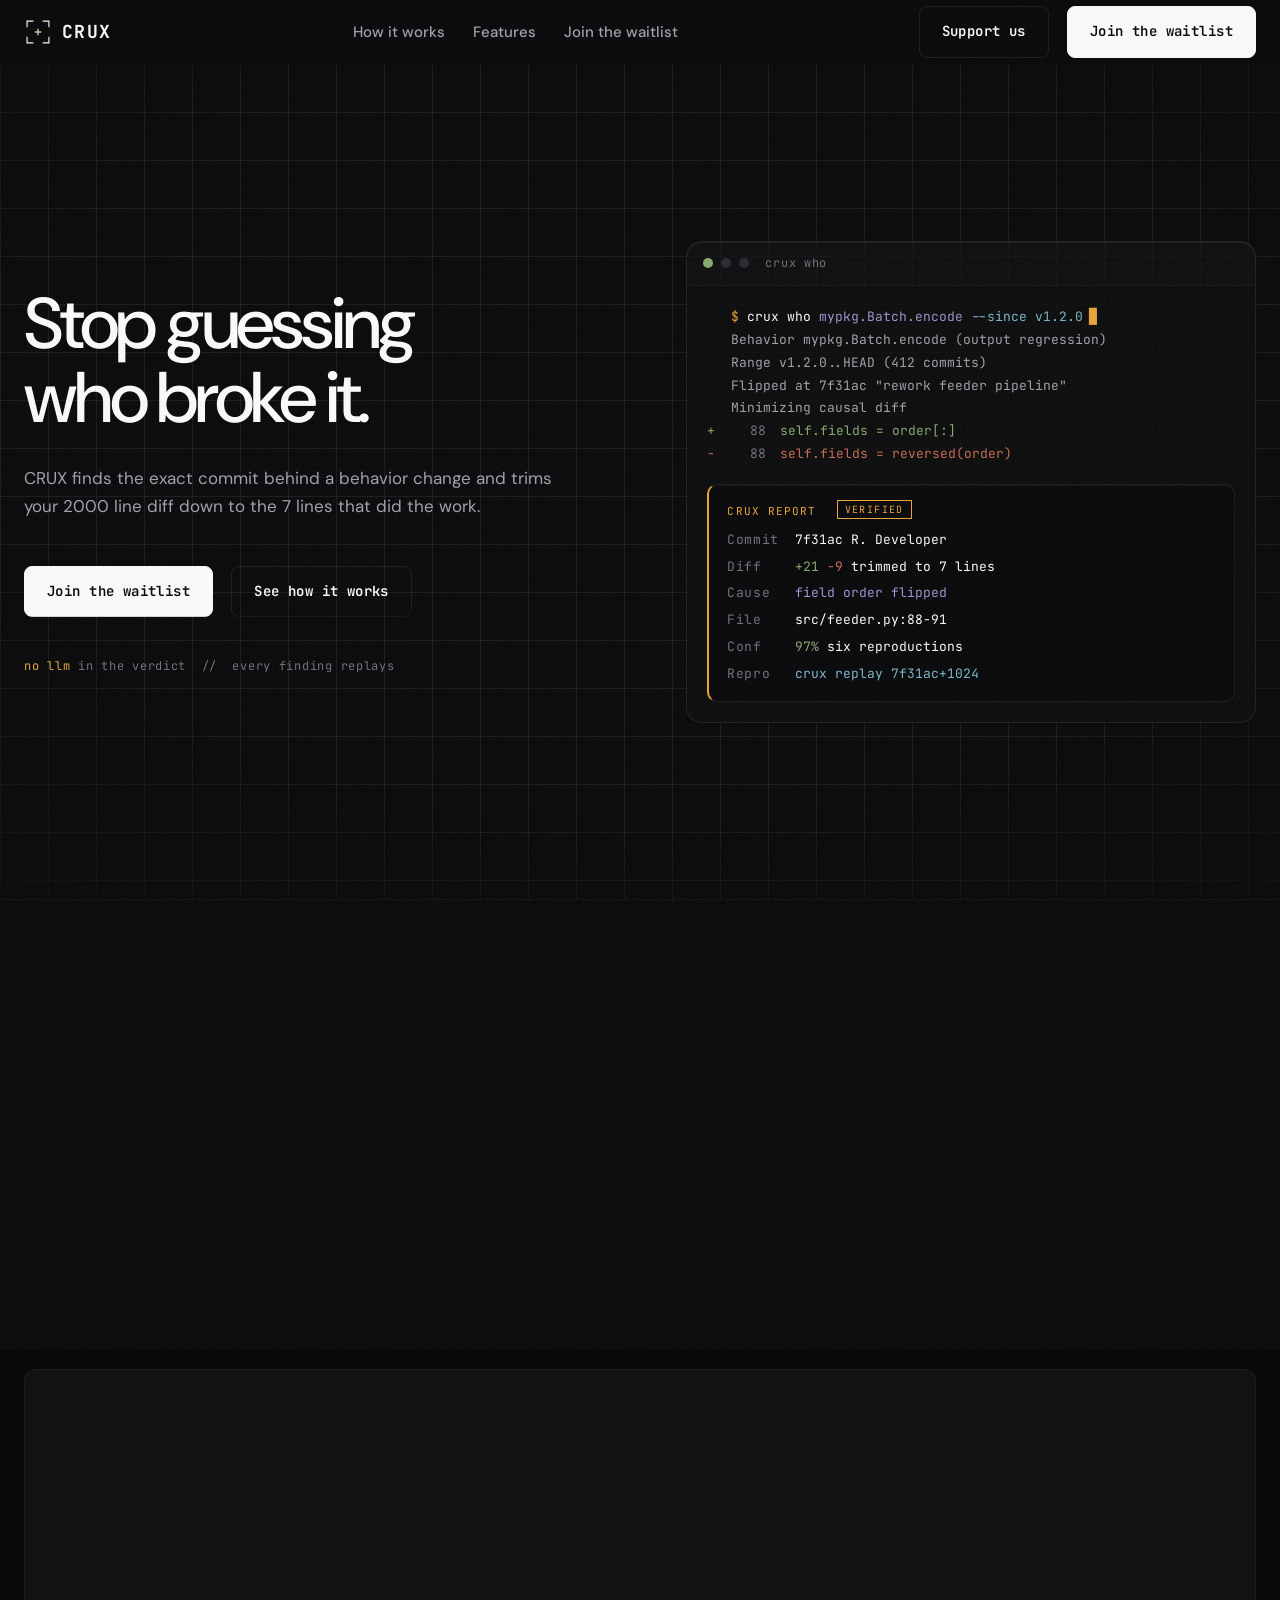
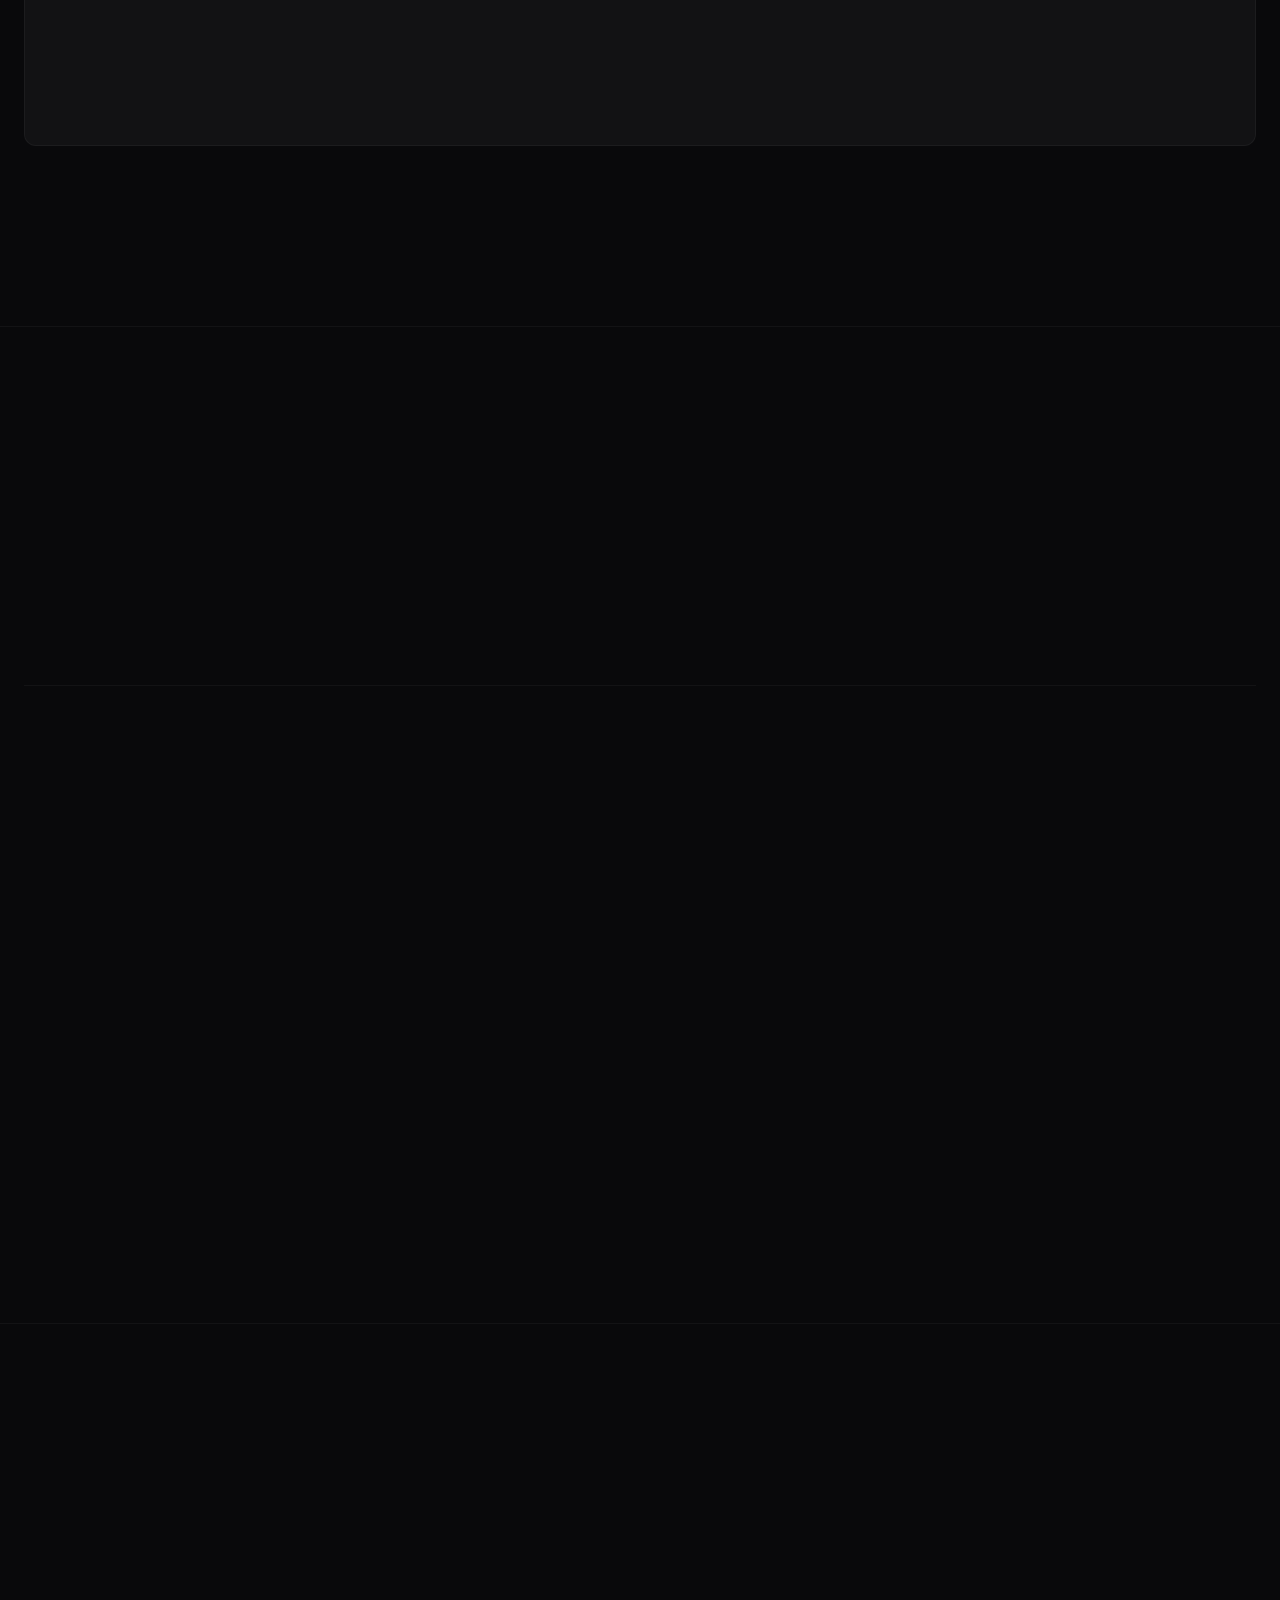
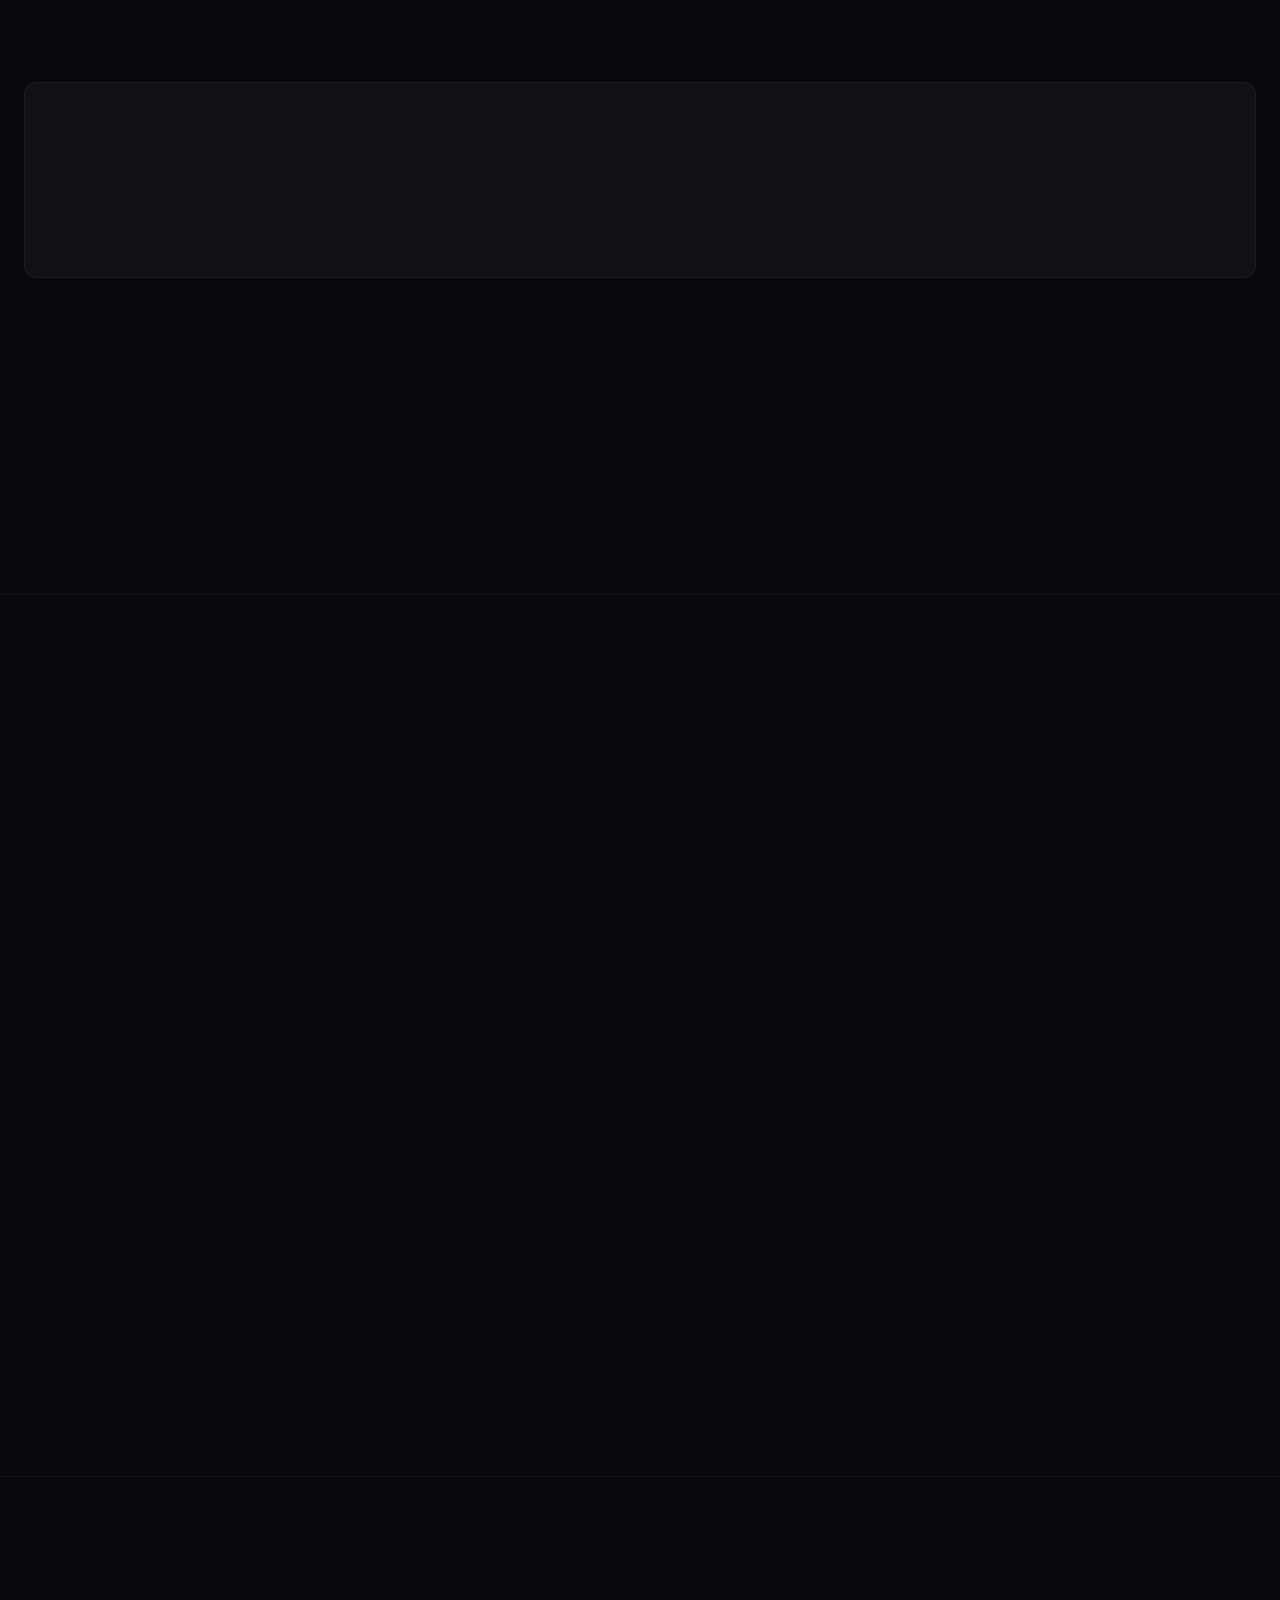
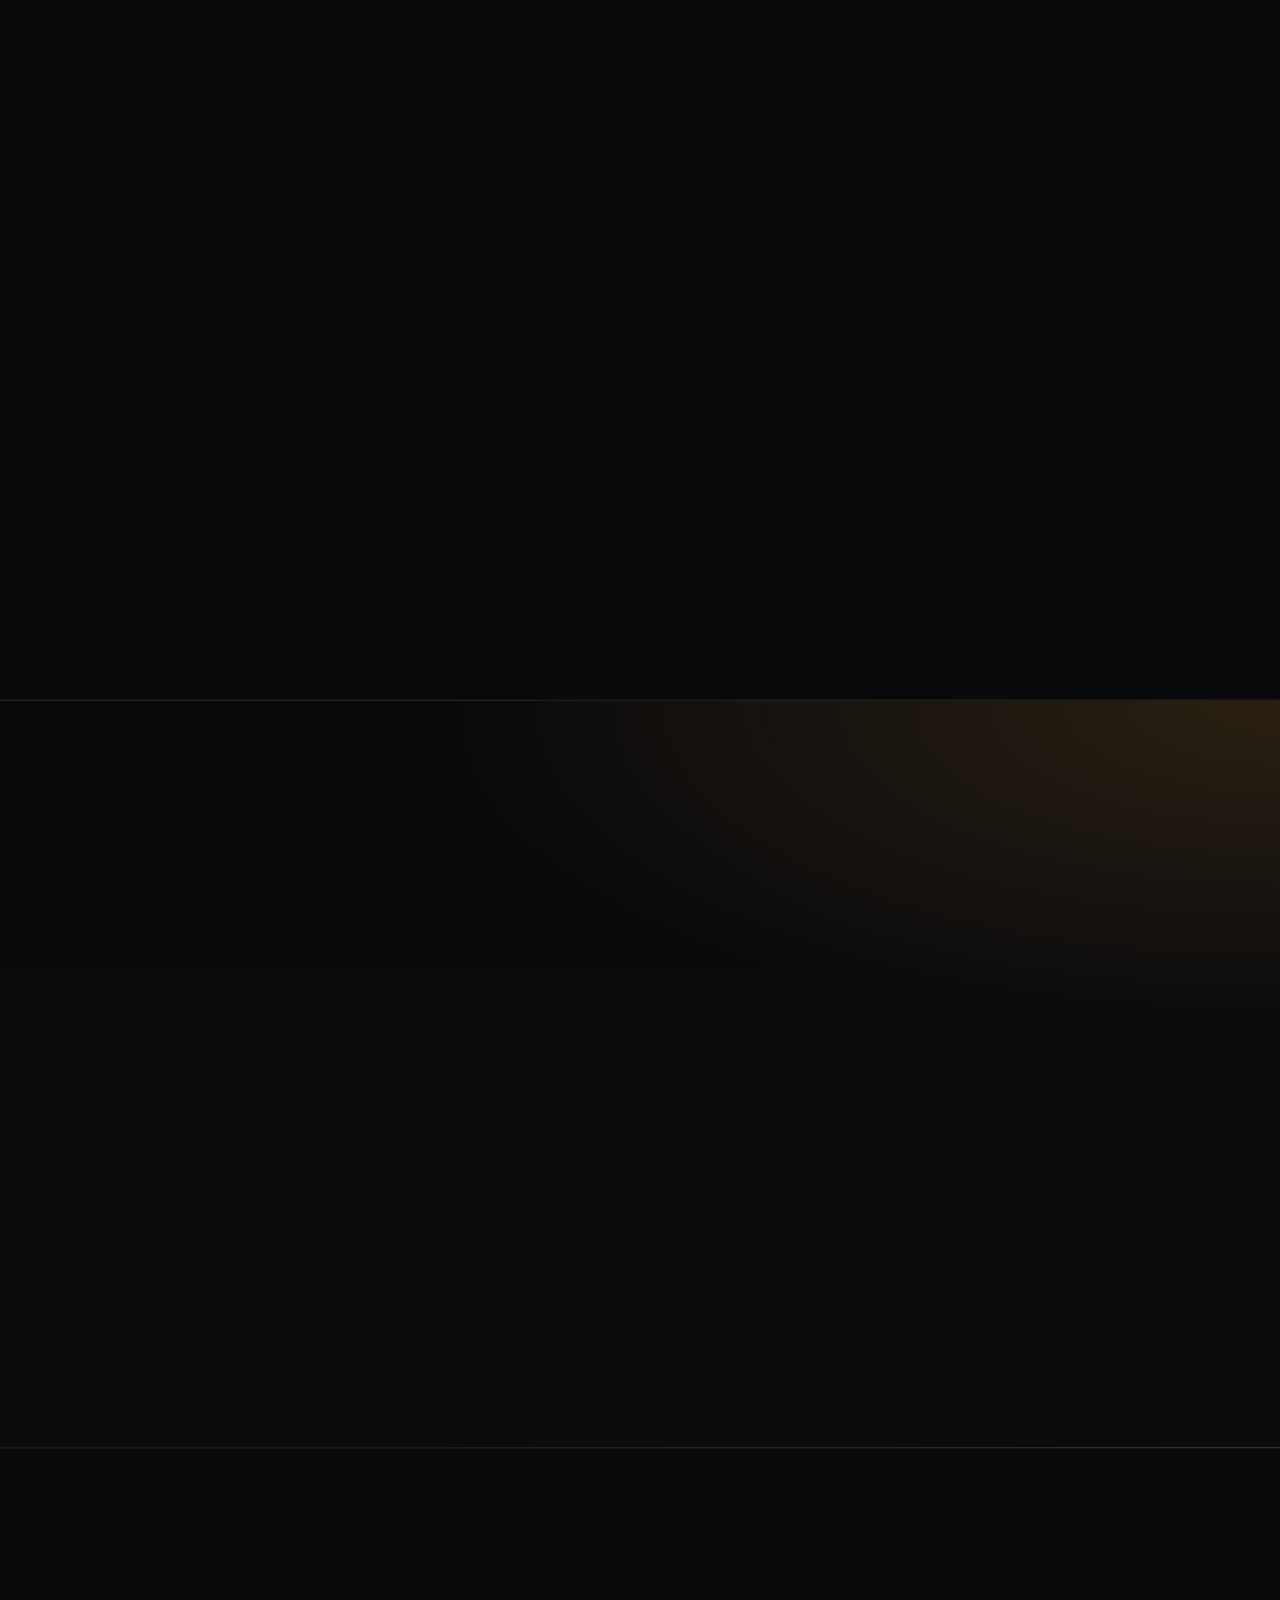
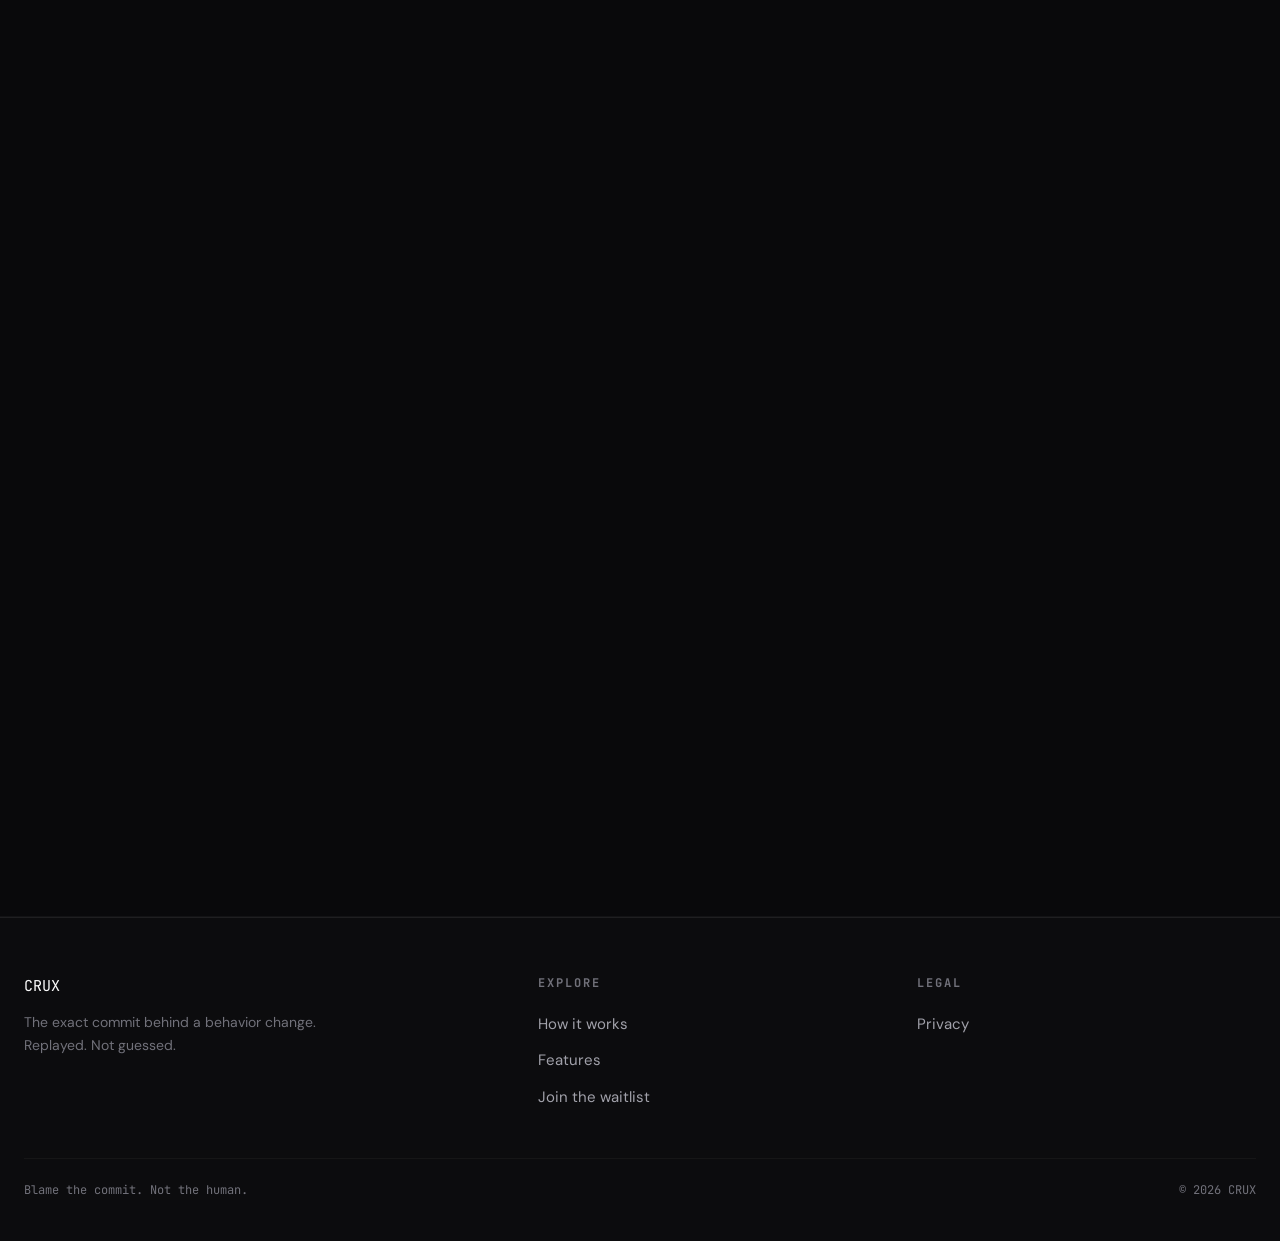
<file: index.html>
<!DOCTYPE html>
<html lang="en">
<head>
<meta charset="UTF-8">
<meta name="viewport" content="width=device-width,initial-scale=1">
<title>CRUX - Stop guessing who broke it</title>
<meta name="description" content="CRUX finds the exact commit behind a behavior change. Then it trims the cause to the lines that matter.">
<link rel="icon" href="assets/img/favicon.svg" type="image/svg+xml">
<meta property="og:type" content="website">
<meta property="og:site_name" content="CRUX">
<meta property="og:title" content="CRUX - Stop guessing who broke it">
<meta property="og:description" content="CRUX finds the exact commit behind a behavior change. Then it trims the cause to the lines that matter.">
<meta property="og:image" content="https://crux.rweb.site/assets/img/social-card.png">
<meta property="og:image:width" content="1200">
<meta property="og:image:height" content="630">
<meta name="twitter:card" content="summary_large_image">
<meta name="twitter:title" content="CRUX - Stop guessing who broke it">
<meta name="twitter:description" content="CRUX finds the exact commit behind a behavior change. Then it trims the cause to the lines that matter.">
<meta name="twitter:image" content="https://crux.rweb.site/assets/img/social-card.png">
<link rel="preconnect" href="https://fonts.googleapis.com">
<link rel="preconnect" href="https://fonts.gstatic.com" crossorigin>
<link href="https://fonts.googleapis.com/css2?family=DM+Sans:opsz,wght@9..40,400;9..40,500;9..40,600&family=JetBrains+Mono:wght@400;500;700&display=swap" rel="stylesheet">
<link rel="stylesheet" href="assets/css/crux.css">
</head>
<body>

<header class="top">
  <div class="wrap top-in">
    <a class="brand" href="index.html" aria-label="CRUX home">
      <svg class="mark" width="28" height="28" viewBox="0 0 64 64" fill="none" aria-hidden="true">
        <g stroke="currentColor" stroke-width="2.6" stroke-linecap="square">
          <path d="M7 20V7H20"/>
          <path d="M44 7H57V20"/>
          <path d="M57 44V57H44"/>
          <path d="M20 57H7V44"/>
          <path d="M32 26V32"/>
          <path d="M32 34V38"/>
          <path d="M26 32H32"/>
          <path d="M34 32H38"/>
        </g>
        <polygon points="32,29.4 35.4,32 32,34.6 28.6,32" fill="#E8A33B"/>
      </svg>
      CRUX
    </a>
    <nav aria-label="Primary">
      <ul class="nav-links" id="nav">
        <li><a href="how-it-works.html">How it works</a></li>
        <li><a href="features.html">Features</a></li>
        <li><a href="waitlist.html">Join the waitlist</a></li>
      </ul>
    </nav>
    <div class="nav-cta">
      <a class="btn btn-ghost nav-support" href="#sponsor">Support us</a>
      <a class="btn btn-primary" href="waitlist.html">Join the waitlist</a>
      <button class="nav-toggle" aria-label="Toggle menu" aria-expanded="false">&#9776;</button>
    </div>
  </div>
</header>

<section class="hero">
  <div class="wrap hero-grid">
    <div class="hero-copy">
      <h1 class="display reveal">Stop guessing who broke it.</h1>
      <p class="lede reveal">CRUX finds the exact commit behind a behavior change and trims your 2000 line diff down to the 7 lines that did the work.</p>
      <div class="hero-cta reveal">
        <a class="btn btn-primary" href="waitlist.html">Join the waitlist</a>
        <a class="btn btn-ghost" href="how-it-works.html">See how it works</a>
      </div>
      <p class="proofline reveal"><span class="accent">no llm</span> in the verdict&nbsp;&nbsp;//&nbsp;&nbsp;every finding replays</p>
    </div>

    <div class="term hero-term reveal">
      <div class="term-bar">
        <span class="term-dot on"></span>
        <span class="term-dot"></span>
        <span class="term-dot"></span>
        <span class="term-title">crux who</span>
      </div>
      <div class="term-body">
        <span class="ln cmd-line"><span class="pf">$</span> <span class="cmd">crux who <span class="v">mypkg.Batch.encode</span> <span class="c">--since v1.2.0</span></span></span>
        <span class="ln">Behavior mypkg.Batch.encode (output regression)</span>
        <span class="ln">Range v1.2.0..HEAD (412 commits)</span>
        <span class="ln">Flipped at 7f31ac "rework feeder pipeline"</span>
        <span class="ln">Minimizing causal diff</span>
        <span class="dl add"><span class="pm">+</span><span class="lnx">88</span>self.fields = order[:]</span>
        <span class="dl del"><span class="pm">-</span><span class="lnx">88</span>self.fields = reversed(order)</span>
        <div class="report">
          <div class="report-title">CRUX report <span class="chip">VERIFIED</span></div>
          <div class="report-grid">
            <span class="k">Commit</span><span>7f31ac  R. Developer</span>
            <span class="k">Diff</span><span><span class="g">+21</span> <span class="r">-9</span>  trimmed to 7 lines</span>
            <span class="k">Cause</span><span class="v">field order flipped</span>
            <span class="k">File</span><span>src/feeder.py:88-91</span>
            <span class="k">Conf</span><span><span class="g">97%</span>  six reproductions</span>
            <span class="k">Repro</span><span class="c">crux replay 7f31ac+1024</span>
          </div>
        </div>
      </div>
    </div>
  </div>
</section>


<section class="section band">
  <div class="wrap">
    <p class="manifesto reveal">Your code stayed the same.<br>The behavior changed.</p>
    <p class="lede reveal" style="margin-top:34px">Bisect marks a midpoint. Blame points at a line. Neither one sees behavior. Neither one sees dependencies. Neither one sees two commits working as a pair. That gap is where CRUX lives.</p>
    <div class="laws">
      <div class="law reveal">
        <div class="ln">Law 01</div>
        <div class="lt">The diff is a lie</div>
        <p>A 2000 line diff buries a 7 line cause. CRUX keeps the 7 and dumps the other 1993.</p>
      </div>
      <div class="law reveal">
        <div class="ln">Law 02</div>
        <div class="lt">Tests go quiet</div>
        <p>Your suite passes. The behavior dies anyway. Tests go silent right on the commit you need.</p>
      </div>
      <div class="law reveal">
        <div class="ln">Law 03</div>
        <div class="lt">Blame is a dead end</div>
        <p>Blame names a line. Never the commit. Never the dependency. Never the combination.</p>
      </div>
      <div class="law reveal">
        <div class="ln">Law 04</div>
        <div class="lt">Proof beats pity</div>
        <p>No model writes the verdict. Every finding replays. Same seed. Same sandbox. Same result.</p>
      </div>
    </div>
  </div>
</section>

<section class="section">
  <div class="wrap">
    <div class="section-head">
      <span class="idx reveal">01</span>
      <h2 class="display reveal">Where the cause actually hides</h2>
    </div>
    <div class="rows">
      <div class="row reveal">
        <div class="rt">Upstream</div>
        <div class="rd">Your code never changed. The library two layers down did. CRUX follows the vendored trail and blames the real commit.</div>
      </div>
      <div class="row reveal">
        <div class="rt">Together</div>
        <div class="rd">Two commits pass alone. Merged they break the build. CRUX names the pair.</div>
      </div>
      <div class="row reveal">
        <div class="rt">In the noise</div>
        <div class="rd">A 2000 line diff buries a 7 line cause. CRUX cuts to the 7 and drops the rest.</div>
      </div>
    </div>
    <div class="trace reveal" aria-hidden="true">
      <span class="tn">your code</span>
      <i class="edge"></i>
      <span class="tn">vendored trail</span>
      <i class="edge"></i>
      <span class="tn accent">commit 7f31ac</span>
      <i class="edge"></i>
      <span class="tn">line 88</span>
    </div>
  </div>
</section>

<section class="section band">
  <div class="wrap">
    <div class="section-head">
      <span class="idx reveal">02</span>
      <h2 class="display reveal">Three moves. Zero guesswork.</h2>
    </div>
    <div class="steps">
      <div class="step reveal">
        <div class="n">01</div>
        <div class="t">Point</div>
        <p>Give CRUX a command or a test. That is the behavior it hunts.</p>
      </div>
      <div class="step reveal">
        <div class="n">02</div>
        <div class="t">Hunt</div>
        <p>CRUX walks every commit in the range. Each candidate runs in a sealed sandbox.</p>
      </div>
      <div class="step reveal">
        <div class="n">03</div>
        <div class="t">Read</div>
        <p>You get the commit and the cause. The report names the exact lines.</p>
      </div>
    </div>
    <div class="sweep reveal" aria-hidden="true">
      <div class="sweep-track"><i></i></div>
      <div class="sweep-meta">
        <span>range v1.2.0..HEAD</span>
        <span class="accent">412 commits</span>
        <span class="g">flip at 7f31ac</span>
      </div>
    </div>
  </div>
</section>

<section class="section">
  <div class="wrap">
    <div class="section-head">
      <span class="idx reveal">03</span>
      <h2 class="display reveal">What the answer looks like</h2>
      <p class="sub reveal">One report. One fingerprint. A command that recreates the whole finding.</p>
    </div>
    <div class="report-split">
      <div class="report reveal" style="max-width:640px;margin-top:0">
<div class="report-title">CRUX report <span class="chip">REPLAYABLE</span></div>
<div class="report-grid">
          <span class="k">Commit</span><span>7f31ac  "rework feeder pipeline"</span>
          <span class="k">Author</span><span>R. Developer  3 days ago</span>
          <span class="k">Diff</span><span><span class="g">+21</span> <span class="r">-9</span>  trimmed to 7 lines</span>
          <span class="k">File</span><span>src/feeder.py:88-91 104-107</span>
          <span class="k">Cause</span><span class="v">order of field assembly flipped</span>
          <span class="k">Env</span><span>python 3.12  input batch 1024  seed 42</span>
          <span class="k">Conf</span><span><span class="g">97%</span>  six independent reproductions</span>
          <span class="k">Repro</span><span class="c">crux replay 7f31ac+batch1024+seed42</span>
</div>
      </div>
      <div class="rail reveal" aria-hidden="true">
        <div class="rail-title">hunt trace</div>
        <div class="spine" id="spine"></div>
        <div class="rail-row"><span class="rk">flip</span><span class="accent">7f31ac</span><span class="g">found</span></div>
        <div class="rail-row"><span class="rk">deps</span><span>bayer pkg 2.4</span><span class="g">6 traced</span></div>
        <div class="rail-row"><span class="rk">watch</span><span class="c">replay 7f31ac running</span><span class="g">live</span></div>
      </div>
    </div>
  </div>
</section>

<section class="section band">
  <div class="wrap">
    <div class="section-head">
      <span class="idx reveal">04</span>
      <h2 class="display reveal">The verdict is not a vibe</h2>
      <p class="sub reveal">Every finding links to a real run. You replay it bit for bit. Same seed. Same sandbox. Same result.</p>
    </div>
    <p class="mono reveal" style="font-size:15px;color:var(--dim)"><span class="accent">$</span> crux replay 7f31ac+batch1024+seed42&nbsp;&nbsp;<span class="g">reproduced</span></p>
    <p class="sub reveal" style="margin-top:22px">An LLM never authors a verdict. Reports stay deterministic. A model may summarize them later. It never writes the blame.</p>
    <div class="sig reveal" aria-hidden="true">
      <div class="sig-cell">
        <span class="sk">seed</span>
        <span class="sv">42</span>
      </div>
      <div class="sig-cell">
        <span class="sk">replays</span>
        <span class="sv">6 of 6</span>
      </div>
      <div class="sig-cell">
        <span class="sk">sandbox</span>
        <span class="sv">sealed</span>
      </div>
      <div class="sig-cell">
        <span class="sk">hash</span>
        <span class="sv mono-hash">9f3a71c44b</span>
      </div>
    </div>
  </div>
</section>

<section class="section cta-band">
  <div class="wrap cta-in">
    <div>
      <h2 class="display reveal">Skip the guess. Get the build.</h2>
      <p class="lede reveal" style="margin-top:18px">The CLI ships free forever. Hosted watch mode comes later. Join the list and the first build lands in your inbox.</p>
    </div>
    <div class="form-wrap reveal">
      <form class="form" novalidate>
        <div class="field">
          <label for="email">Email</label>
          <input id="email" name="email" type="email" required placeholder="you@yourrepo.dev">
        </div>
        <div class="field">
          <label for="stack">What do you build with</label>
          <select id="stack" name="stack">
            <option value="">Pick one</option>
            <option>Node</option>
            <option>Python</option>
            <option>Go</option>
            <option>Rust</option>
            <option>Java</option>
            <option>Other</option>
          </select>
        </div>
        <button class="btn btn-primary" type="submit">Join the waitlist</button>
        <p class="form-note">One email per update. No lists sold. Unsubscribe anytime.</p>
        <div class="form-ok">
          <span class="t">Check your inbox</span>
          Confirm the link and you are on the list.
        </div>
        <p class="form-err" aria-live="polite"></p>
      </form>
    </div>
  </div>
</section>

<section class="section sponsor-band" id="sponsor">
  <div class="wrap">
    <div class="section-head">
      <span class="idx reveal">05</span>
      <h2 class="display reveal">Fund the wall</h2>
      <p class="sub reveal">Back CRUX every month and your name goes on the wall. Every tier brings early access sneak peeks and a special Discord channel. Builder adds your name on the Discord. Patron takes the top spot with a comment you write and a spot on the GitHub repo once it ships.</p>
    </div>
    <div class="tiers reveal">
      <a class="tier" href="https://buy.polar.sh/polar_cl_ZHxCt2K32L33ioBUvyuFoh0DChonKzNlouA8H1CbG9z">
        <span class="tier-name">Supporter</span>
        <span class="tier-price">$10<span class="tier-per">/mo</span></span>
        <ul class="tier-perks">
          <li>Name on the sponsor wall</li>
          <li>Early access to builds</li>
          <li>Sneak peeks before release</li>
          <li>Special Discord channel</li>
        </ul>
      </a>
      <a class="tier" href="https://buy.polar.sh/polar_cl_ZHxCt2K32L33ioBUvyuFoh0DChonKzNlouA8H1CbG9z">
        <span class="tier-name">Builder</span>
        <span class="tier-price">$25<span class="tier-per">/mo</span></span>
        <ul class="tier-perks">
          <li>Everything in Supporter</li>
          <li>Your name on the Discord</li>
        </ul>
      </a>
      <a class="tier tier-hot" href="https://buy.polar.sh/polar_cl_ZHxCt2K32L33ioBUvyuFoh0DChonKzNlouA8H1CbG9z">
        <span class="tier-name">Patron</span>
        <span class="tier-price">$50<span class="tier-per">/mo</span></span>
        <ul class="tier-perks">
          <li>Everything in Builder</li>
          <li>Top spot on the wall</li>
          <li>A comment you write yourself</li>
          <li>Name on the GitHub repo once it ships</li>
        </ul>
      </a>
      <a class="tier tier-custom" href="https://buy.polar.sh/polar_cl_ZHxCt2K32L33ioBUvyuFoh0DChonKzNlouA8H1CbG9z">
        <span class="tier-name">Custom</span>
        <span class="tier-price">$10<span class="tier-per">+</span></span>
        <ul class="tier-perks">
          <li>Any amount you choose</li>
          <li>Everything in Supporter</li>
        </ul>
      </a>
    </div>
    <div class="wall reveal" aria-hidden="true">
      <span class="wall-empty">your name here</span>
    </div>
    <p class="sub reveal" style="margin-top:22px">Every tier starts at $10 and renews monthly. Subscribe on Polar and pick the tier that fits.</p>
  </div>
</section>

<footer class="foot">
  <div class="wrap">
    <div class="foot-grid">
      <div>
        <span class="tag">CRUX</span>
        <p class="note">The exact commit behind a behavior change. Replayed. Not guessed.</p>
      </div>
      <div>
        <h4>Explore</h4>
        <ul>
          <li><a href="how-it-works.html">How it works</a></li>
          <li><a href="features.html">Features</a></li>
          <li><a href="waitlist.html">Join the waitlist</a></li>
        </ul>
      </div>
      <div>
        <h4>Legal</h4>
        <ul>
          <li><a href="privacy.html">Privacy</a></li>
        </ul>
      </div>
    </div>
    <div class="foot-base">
      <span>Blame the commit. Not the human.</span>
      <span>&copy; 2026 CRUX</span>
    </div>
  </div>
</footer>

<script src="assets/js/site.js"></script>
</body>
</html>
</file>
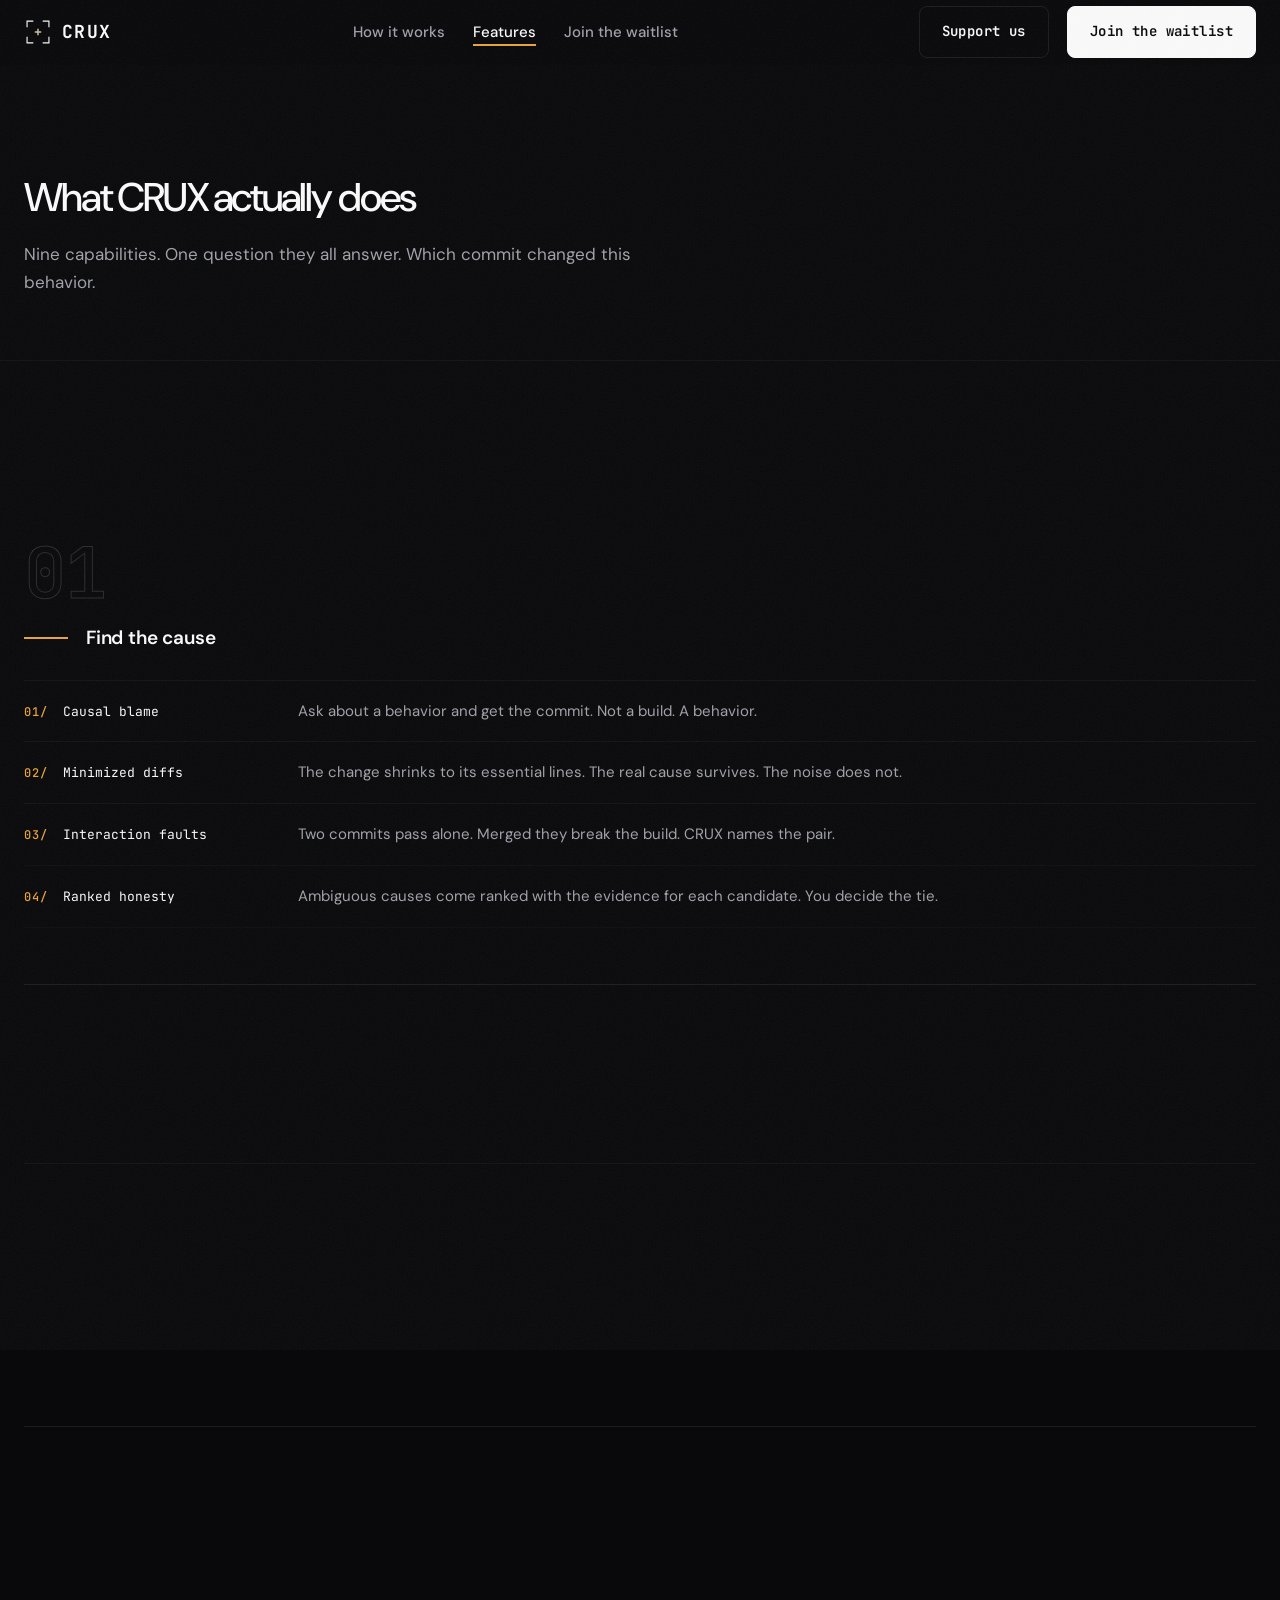
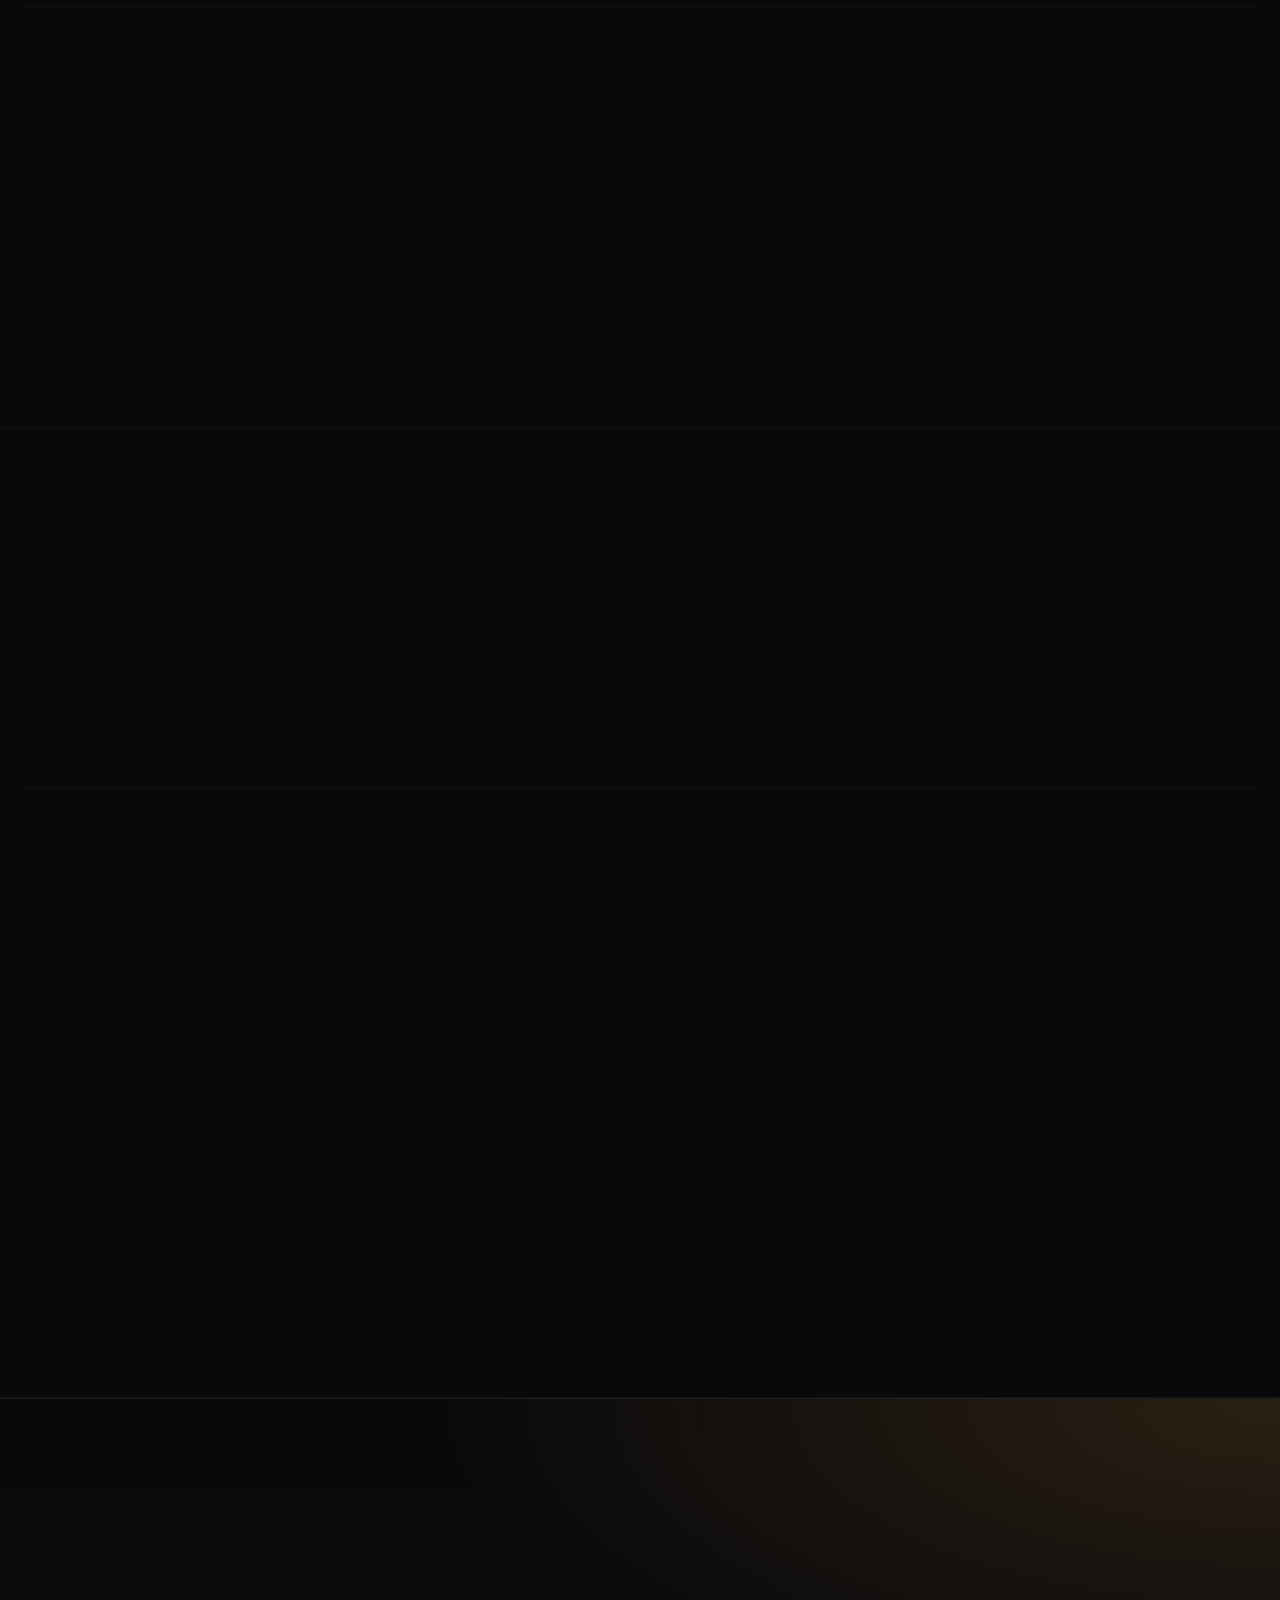
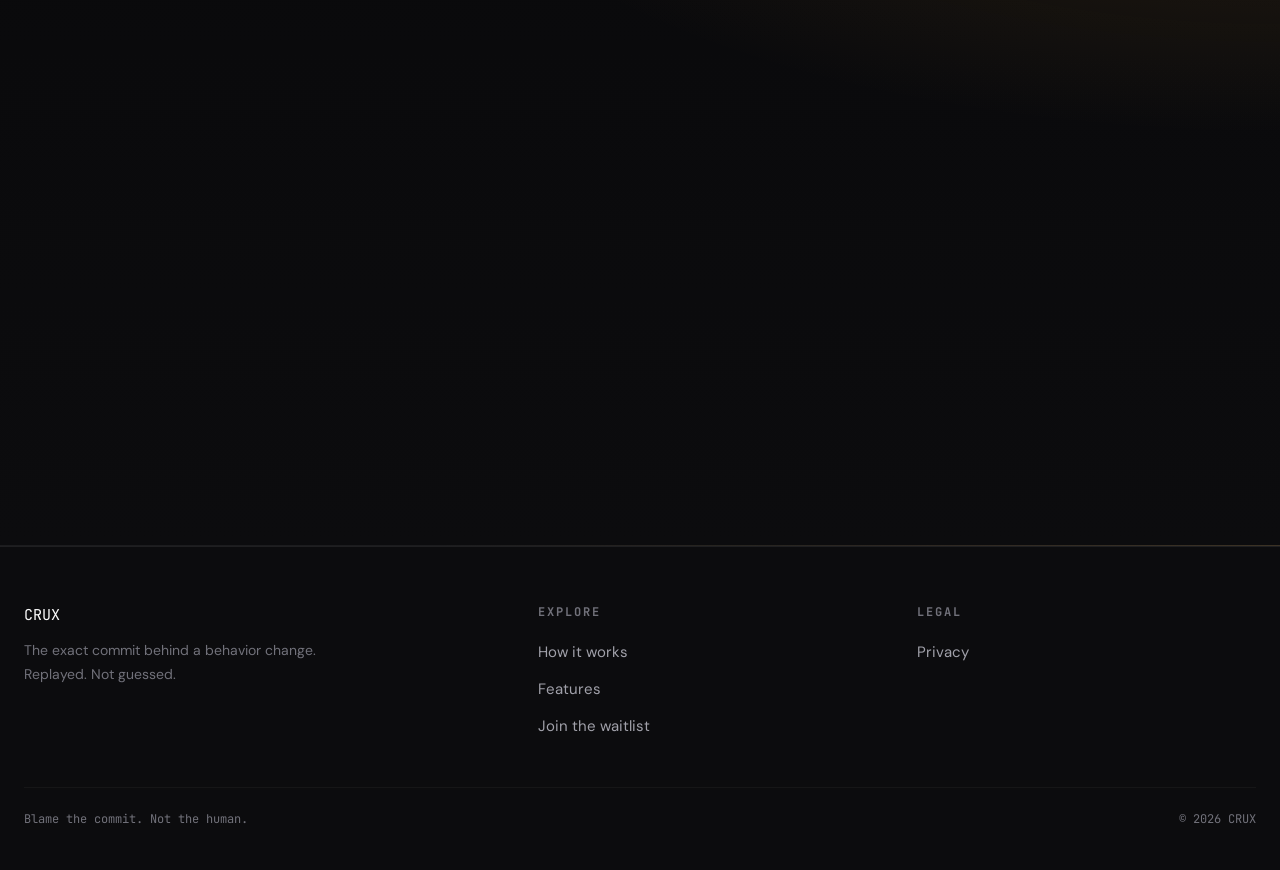
<file: features.html>
<!DOCTYPE html>
<html lang="en">
<head>
<meta charset="UTF-8">
<meta name="viewport" content="width=device-width,initial-scale=1">
<title>Features - CRUX</title>
<meta name="description" content="Causal blame. Minimized diffs. Dependency-transitive blame. Interaction faults. Watch mode. The features that answer one question.">
<link rel="icon" href="assets/img/favicon.svg" type="image/svg+xml">
<meta property="og:type" content="website">
<meta property="og:site_name" content="CRUX">
<meta property="og:title" content="Features - CRUX">
<meta property="og:description" content="Causal blame. Minimized diffs. Dependency-transitive blame. Interaction faults. Watch mode. The features that answer one question.">
<meta property="og:image" content="https://crux.rweb.site/assets/img/social-card.png">
<meta property="og:image:width" content="1200">
<meta property="og:image:height" content="630">
<meta name="twitter:card" content="summary_large_image">
<meta name="twitter:title" content="Features - CRUX">
<meta name="twitter:description" content="Causal blame. Minimized diffs. Dependency-transitive blame. Interaction faults. Watch mode. The features that answer one question.">
<meta name="twitter:image" content="https://crux.rweb.site/assets/img/social-card.png">
<link rel="preconnect" href="https://fonts.googleapis.com">
<link rel="preconnect" href="https://fonts.gstatic.com" crossorigin>
<link href="https://fonts.googleapis.com/css2?family=DM+Sans:opsz,wght@9..40,400;9..40,500;9..40,600&family=JetBrains+Mono:wght@400;500;700&display=swap" rel="stylesheet">
<link rel="stylesheet" href="assets/css/crux.css">
</head>
<body>

<header class="top">
  <div class="wrap top-in">
    <a class="brand" href="index.html" aria-label="CRUX home">
      <svg class="mark" width="28" height="28" viewBox="0 0 64 64" fill="none" aria-hidden="true">
        <g stroke="currentColor" stroke-width="2.6" stroke-linecap="square">
          <path d="M7 20V7H20"/>
          <path d="M44 7H57V20"/>
          <path d="M57 44V57H44"/>
          <path d="M20 57H7V44"/>
          <path d="M32 26V32"/>
          <path d="M32 34V38"/>
          <path d="M26 32H32"/>
          <path d="M34 32H38"/>
        </g>
        <polygon points="32,29.4 35.4,32 32,34.6 28.6,32" fill="#E8A33B"/>
      </svg>
      CRUX
    </a>
    <nav aria-label="Primary">
      <ul class="nav-links" id="nav">
        <li><a href="how-it-works.html">How it works</a></li>
        <li><a class="is-active" href="features.html" aria-current="page">Features</a></li>
        <li><a href="waitlist.html">Join the waitlist</a></li>
      </ul>
    </nav>
    <div class="nav-cta">
      <a class="btn btn-ghost nav-support" href="index.html#sponsor">Support us</a>
      <a class="btn btn-primary" href="waitlist.html">Join the waitlist</a>
      <button class="nav-toggle" aria-label="Toggle menu" aria-expanded="false">&#9776;</button>
    </div>
  </div>
</header>

<section class="page-hero">
  <div class="wrap">
    <h1 class="display reveal">What CRUX actually does</h1>
    <p class="lede reveal">Nine capabilities. One question they all answer. Which commit changed this behavior.</p>
  </div>
</section>

<section class="section">
  <div class="wrap">
    <div class="cluster">
      <div class="idx reveal">01</div>
      <div class="cluster-head reveal">
        <div class="bar"></div>
        <h3>Find the cause</h3>
      </div>
      <div class="rows">
        <div class="row-mini reveal">
          <div class="rt">Causal blame</div>
          <div class="rd">Ask about a behavior and get the commit. Not a build. A behavior.</div>
        </div>
        <div class="row-mini reveal">
          <div class="rt">Minimized diffs</div>
          <div class="rd">The change shrinks to its essential lines. The real cause survives. The noise does not.</div>
        </div>
        <div class="row-mini reveal">
          <div class="rt">Interaction faults</div>
          <div class="rd">Two commits pass alone. Merged they break the build. CRUX names the pair.</div>
        </div>
        <div class="row-mini reveal">
          <div class="rt">Ranked honesty</div>
          <div class="rd">Ambiguous causes come ranked with the evidence for each candidate. You decide the tie.</div>
        </div>
      </div>
    </div>

    <div class="cluster">
      <div class="idx reveal">02</div>
      <div class="cluster-head reveal">
        <div class="bar"></div>
        <h3>See the whole chain</h3>
      </div>
      <div class="rows">
        <div class="row-mini reveal">
          <div class="rt">Dependency-transitive blame</div>
          <div class="rd">Your code stayed clean. The library under you changed. CRUX blames the library.</div>
        </div>
        <div class="row-mini reveal">
          <div class="rt">Environmental honesty</div>
          <div class="rd">The config moved. Not the code. CRUX separates the two.</div>
        </div>
        <div class="row-mini reveal">
          <div class="rt">History rewrite proof</div>
          <div class="rd">Rebases and squashes change nothing. CRUX blames the original commit not the wrapper.</div>
        </div>
      </div>
    </div>

    <div class="cluster">
      <div class="idx reveal">03</div>
      <div class="cluster-head reveal">
        <div class="bar"></div>
        <h3>Catch it before it ships</h3>
      </div>
      <div class="rows">
        <div class="row-mini reveal">
          <div class="rt">Watch mode</div>
          <div class="rd">Declare golden behaviors. CRUX watches every PR and flags drift with the blame attached.</div>
        </div>
        <div class="row-mini reveal">
          <div class="rt">Prediction</div>
          <div class="rd">Feed CRUX a PR and it lists which behaviors will change. Before merge. Before breakage.</div>
        </div>
        <div class="row-mini reveal">
          <div class="rt">Reproducible findings</div>
          <div class="rd">Every report replays in a sealed world. Same input. Same seed. Same output.</div>
        </div>
      </div>
    </div>
  </div>
</section>

<section class="section band">
  <div class="wrap">
    <div class="section-head">
      <span class="idx reveal">04</span>
      <h2 class="display reveal">What CRUX is not</h2>
    </div>
    <div class="rows">
      <div class="row reveal">
        <div class="rt">Not a debugger</div>
        <div class="rd">It answers one question. It will not step through your code.</div>
      </div>
      <div class="row reveal">
        <div class="rt">Not a linter</div>
        <div class="rd">It does not judge your style. It does not care about your smells.</div>
      </div>
      <div class="row reveal">
        <div class="rt">Not a CI runner</div>
        <div class="rd">It reads history and behavior. That is the whole job.</div>
      </div>
    </div>
    <p class="sub reveal" style="margin-top:36px;max-width:44ch">One question runs the whole product. Which commit changed this behavior. If a feature does not serve that question it does not ship.</p>
  </div>
</section>

<section class="section cta-band">
  <div class="wrap cta-in">
    <div>
      <h2 class="display reveal">Skip the guess. Get the build.</h2>
      <p class="lede reveal" style="margin-top:18px">The CLI ships free forever. Hosted watch mode comes later. Join the list and the first build lands in your inbox.</p>
    </div>
    <div class="form-wrap reveal">
      <form class="form" novalidate>
        <div class="field">
          <label for="email">Email</label>
          <input id="email" name="email" type="email" required placeholder="you@yourrepo.dev">
        </div>
        <div class="field">
          <label for="stack">What do you build with</label>
          <select id="stack" name="stack">
            <option value="">Pick one</option>
            <option>Node</option>
            <option>Python</option>
            <option>Go</option>
            <option>Rust</option>
            <option>Java</option>
            <option>Other</option>
          </select>
        </div>
        <button class="btn btn-primary" type="submit">Join the waitlist</button>
        <p class="form-note">One email per update. No lists sold. Unsubscribe anytime.</p>
        <div class="form-ok">
          <span class="t">Check your inbox</span>
          Confirm the link and you are on the list.
        </div>
        <p class="form-err" aria-live="polite"></p>
      </form>
    </div>
  </div>
</section>

<footer class="foot">
  <div class="wrap">
    <div class="foot-grid">
      <div>
        <span class="tag">CRUX</span>
        <p class="note">The exact commit behind a behavior change. Replayed. Not guessed.</p>
      </div>
      <div>
        <h4>Explore</h4>
        <ul>
          <li><a href="how-it-works.html">How it works</a></li>
          <li><a href="features.html">Features</a></li>
          <li><a href="waitlist.html">Join the waitlist</a></li>
        </ul>
      </div>
      <div>
        <h4>Legal</h4>
        <ul>
          <li><a href="privacy.html">Privacy</a></li>
        </ul>
      </div>
    </div>
    <div class="foot-base">
      <span>Blame the commit. Not the human.</span>
      <span>&copy; 2026 CRUX</span>
    </div>
  </div>
</footer>

<script src="assets/js/site.js"></script>
</body>
</html>
</file>
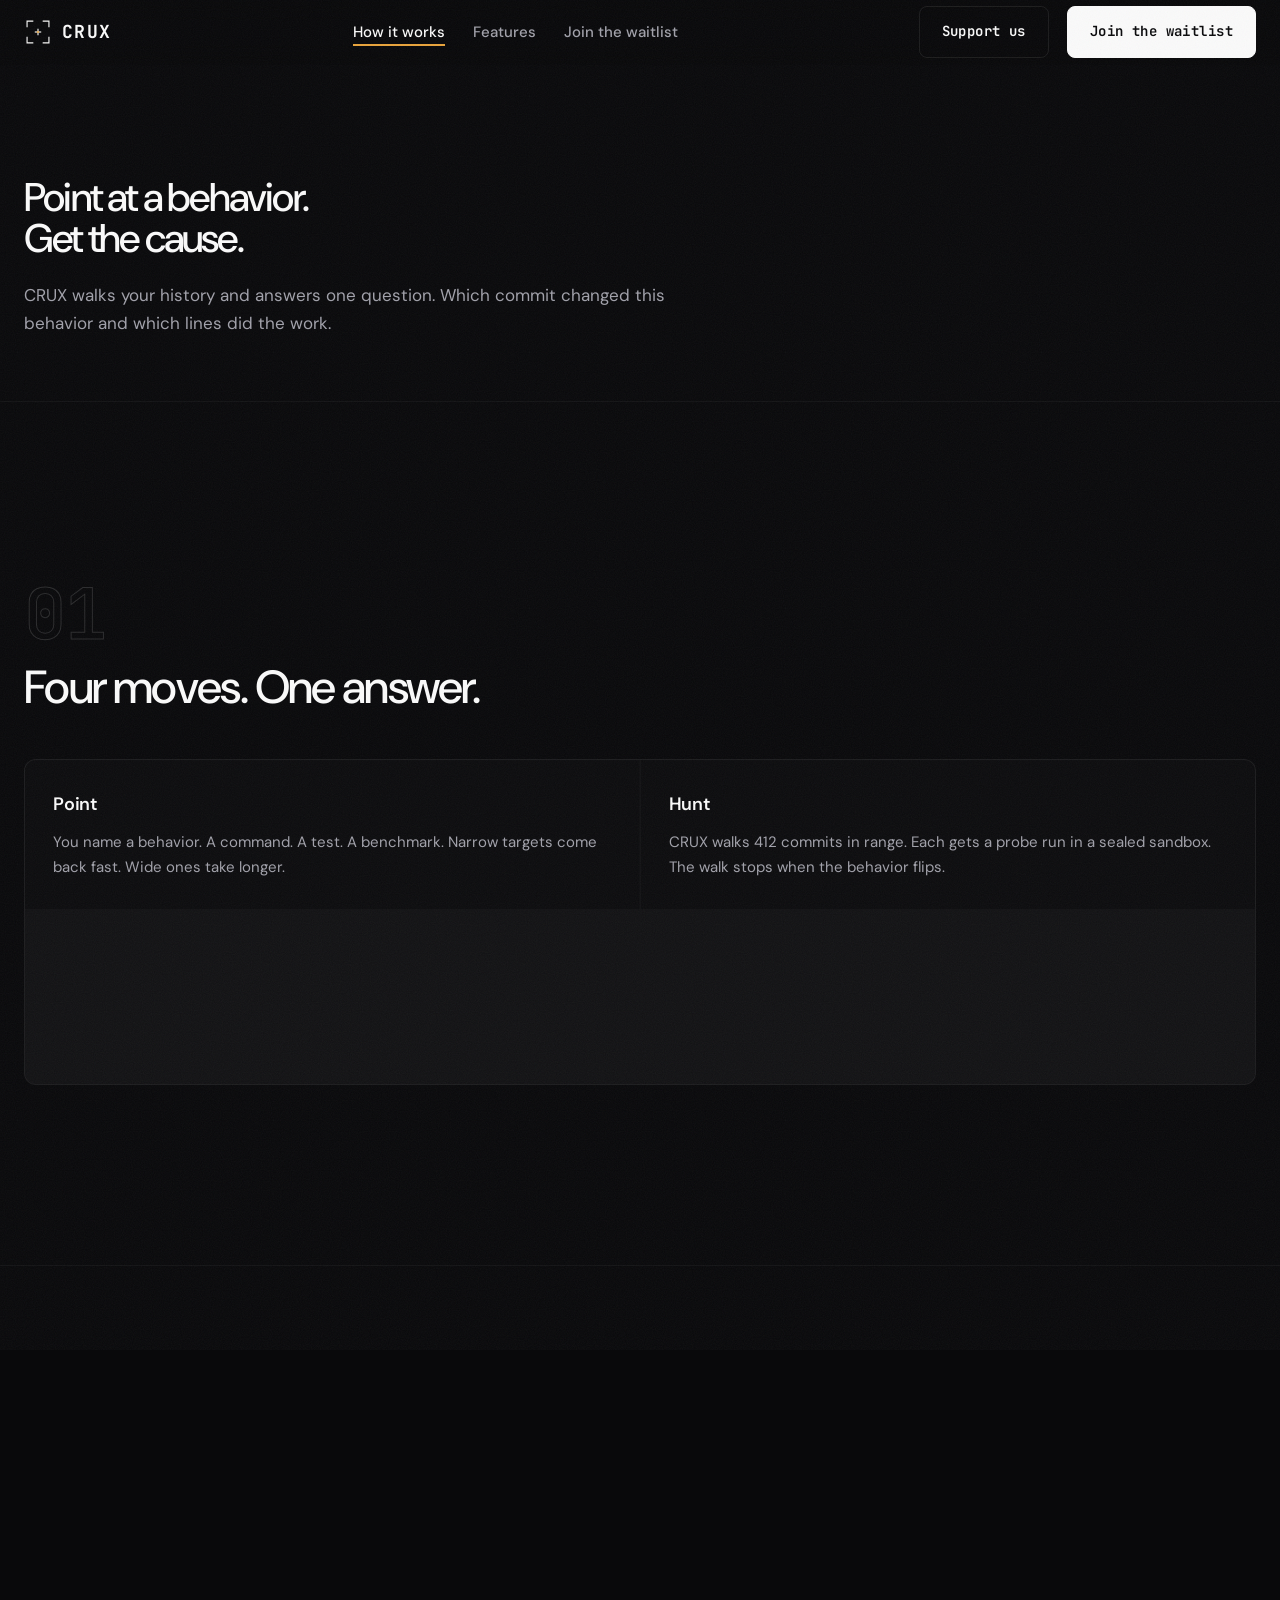
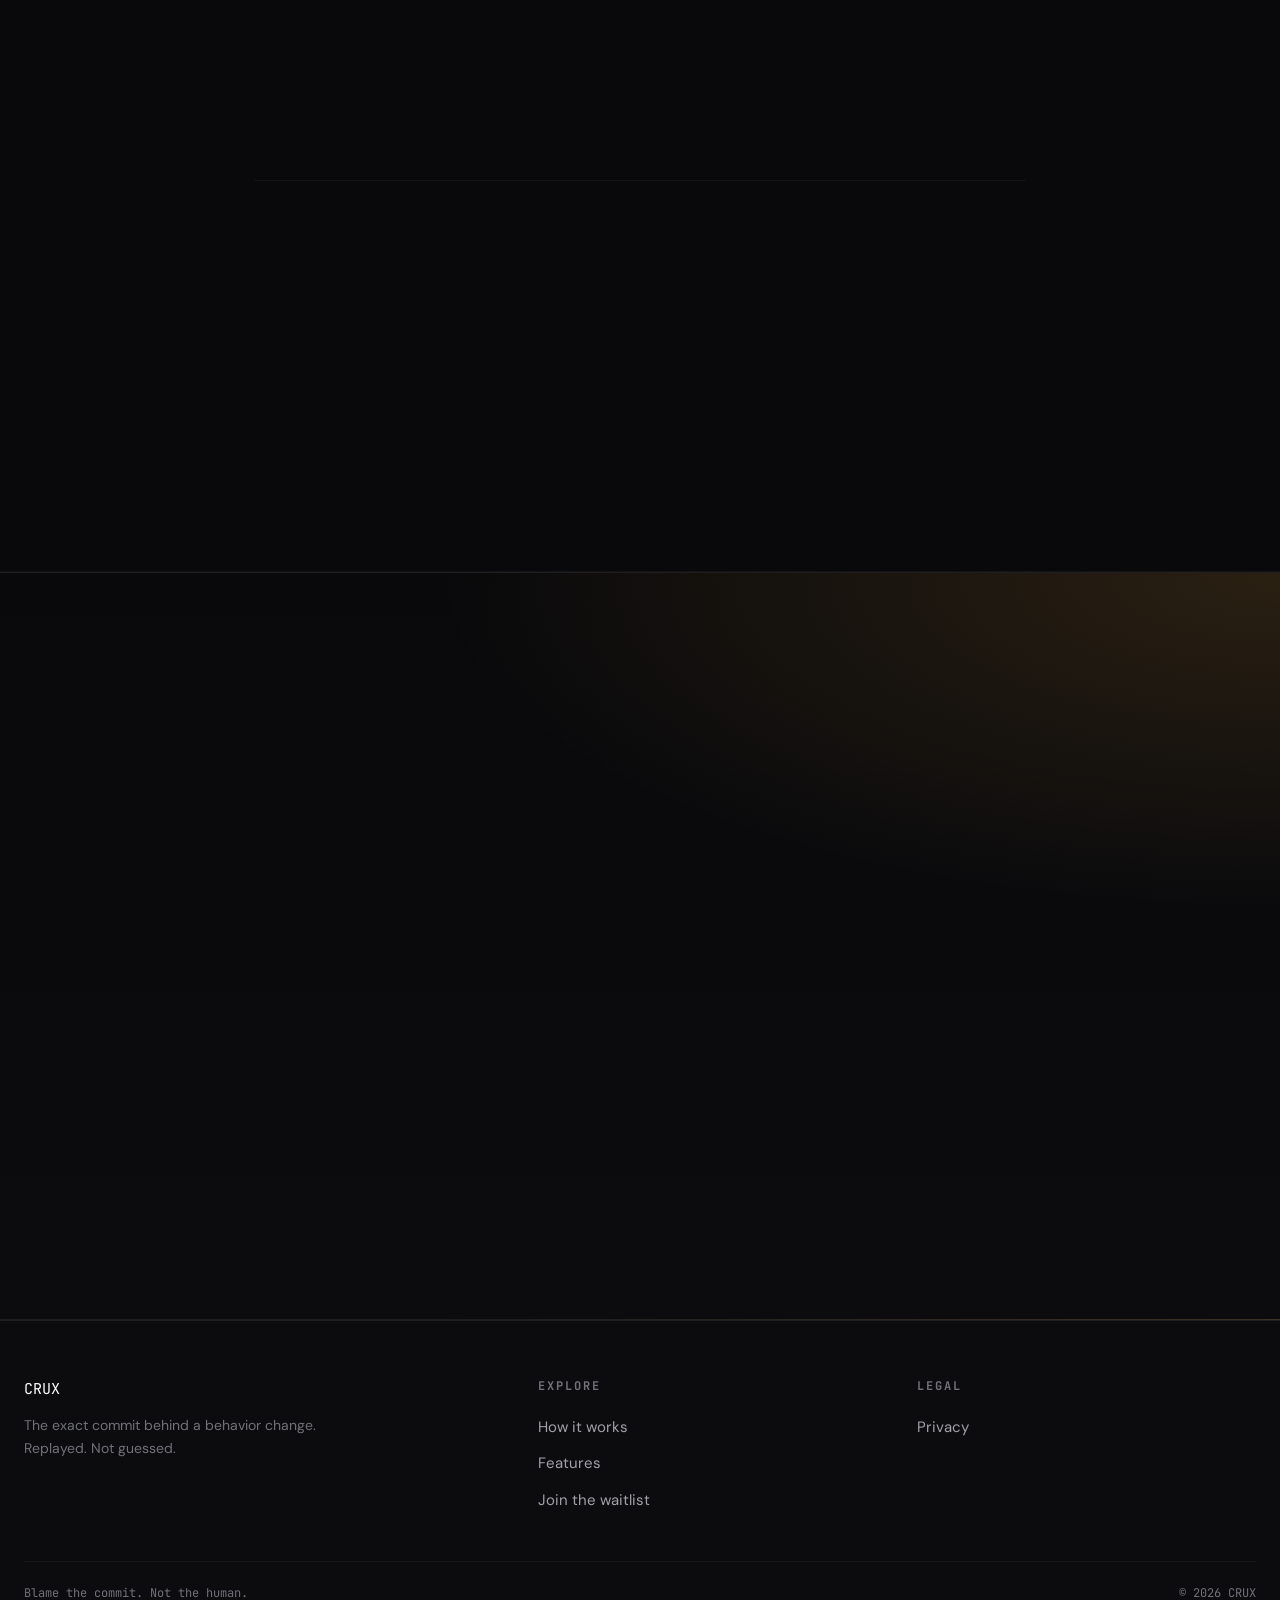
<file: how-it-works.html>
<!DOCTYPE html>
<html lang="en">
<head>
<meta charset="UTF-8">
<meta name="viewport" content="width=device-width,initial-scale=1">
<title>How it works - CRUX</title>
<meta name="description" content="Point at a behavior. Hunt the history. Read the fingerprint. CRUX finds the commit and the lines behind any behavior change.">
<link rel="icon" href="assets/img/favicon.svg" type="image/svg+xml">
<meta property="og:type" content="website">
<meta property="og:site_name" content="CRUX">
<meta property="og:title" content="How it works - CRUX">
<meta property="og:description" content="Point at a behavior. Hunt the history. Read the fingerprint. CRUX finds the commit and the lines behind any behavior change.">
<meta property="og:image" content="https://crux.rweb.site/assets/img/social-card.png">
<meta property="og:image:width" content="1200">
<meta property="og:image:height" content="630">
<meta name="twitter:card" content="summary_large_image">
<meta name="twitter:title" content="How it works - CRUX">
<meta name="twitter:description" content="Point at a behavior. Hunt the history. Read the fingerprint. CRUX finds the commit and the lines behind any behavior change.">
<meta name="twitter:image" content="https://crux.rweb.site/assets/img/social-card.png">
<link rel="preconnect" href="https://fonts.googleapis.com">
<link rel="preconnect" href="https://fonts.gstatic.com" crossorigin>
<link href="https://fonts.googleapis.com/css2?family=DM+Sans:opsz,wght@9..40,400;9..40,500;9..40,600&family=JetBrains+Mono:wght@400;500;700&display=swap" rel="stylesheet">
<link rel="stylesheet" href="assets/css/crux.css">
</head>
<body>

<header class="top">
  <div class="wrap top-in">
    <a class="brand" href="index.html" aria-label="CRUX home">
      <svg class="mark" width="28" height="28" viewBox="0 0 64 64" fill="none" aria-hidden="true">
        <g stroke="currentColor" stroke-width="2.6" stroke-linecap="square">
          <path d="M7 20V7H20"/>
          <path d="M44 7H57V20"/>
          <path d="M57 44V57H44"/>
          <path d="M20 57H7V44"/>
          <path d="M32 26V32"/>
          <path d="M32 34V38"/>
          <path d="M26 32H32"/>
          <path d="M34 32H38"/>
        </g>
        <polygon points="32,29.4 35.4,32 32,34.6 28.6,32" fill="#E8A33B"/>
      </svg>
      CRUX
    </a>
    <nav aria-label="Primary">
      <ul class="nav-links" id="nav">
        <li><a class="is-active" href="how-it-works.html" aria-current="page">How it works</a></li>
        <li><a href="features.html">Features</a></li>
        <li><a href="waitlist.html">Join the waitlist</a></li>
      </ul>
    </nav>
    <div class="nav-cta">
      <a class="btn btn-ghost nav-support" href="index.html#sponsor">Support us</a>
      <a class="btn btn-primary" href="waitlist.html">Join the waitlist</a>
      <button class="nav-toggle" aria-label="Toggle menu" aria-expanded="false">&#9776;</button>
    </div>
  </div>
</header>

<section class="page-hero">
  <div class="wrap">
    <h1 class="display reveal">Point at a behavior.<br>Get the cause.</h1>
    <p class="lede reveal">CRUX walks your history and answers one question. Which commit changed this behavior and which lines did the work.</p>
  </div>
</section>

<section class="section">
  <div class="wrap">
    <div class="section-head">
      <span class="idx reveal">01</span>
      <h2 class="display reveal">Four moves. One answer.</h2>
    </div>
    <div class="grid-2">
      <div class="cell reveal">
        <h3>Point</h3>
        <p>You name a behavior. A command. A test. A benchmark. Narrow targets come back fast. Wide ones take longer.</p>
      </div>
<div class="cell reveal">
        <h3>Hunt</h3>
        <p>CRUX walks 412 commits in range. Each gets a probe run in a sealed sandbox. The walk stops when the behavior flips.</p>
      </div>
      <div class="cell reveal">
        <h3>Trim</h3>
        <p>The flipping commit is the start. CRUX cuts the change down. Hunks drop. Inputs shrink. Env vars narrow. The cut stops when the change stops reproducing.</p>
      </div>
      <div class="cell reveal">
        <h3>Report</h3>
        <p>You get the commit and the trimmed cause. The report cites the run. One command recreates the whole finding.</p>
      </div>
    </div>
  </div>
</section>

<section class="section band">
  <div class="wrap">
    <div class="section-head">
      <span class="idx reveal">02</span>
      <h2 class="display reveal">Every run in a sealed world</h2>
      <p class="sub reveal">Your probe runs against a pinned snapshot. Same toolchain. Same inputs. Same seed. No network surprises. No floating versions. When CRUX reports a flip it proves it with a replay.</p>
    </div>
    <div class="term reveal" style="max-width:680px;margin:0 auto">
      <div class="term-bar">
        <span class="term-dot on"></span>
        <span class="term-dot"></span>
        <span class="term-dot"></span>
        <span class="term-title">crux replay</span>
      </div>
      <div class="term-body">
        <span class="ln"><span class="pf">$</span> <span class="cmd"><span class="c">crux replay 7f31ac+batch1024+seed42</span></span></span>
        <span class="ln">World 7f31ac+batch1024+seed42  sealed</span>
        <span class="ln">Toolchain python 3.12.2  pinned</span>
        <span class="ln">Input seed 42  batch size 1024</span>
        <span class="ln">Commits 7f31ac  parent 9c02e7</span>
        <span class="ln">Probe ./encode.mjs sample.bin</span>
        <span class="ln">Pass 1 before  1.02s  128 bytes</span>
        <span class="ln">Pass 2 after   0.84s  128 bytes</span>
        <span class="ln"><span class="g">Result reproduced. Blame stands.</span></span>
        <span class="ln"><span class="pf">$</span> <span class="cmd">&#9608;</span></span>
      </div>
    </div>
  </div>
</section>

<section class="section">
  <div class="wrap">
    <div class="section-head">
      <span class="idx reveal">03</span>
      <h2 class="display reveal">Pick a behavior. Any behavior.</h2>
    </div>
    <div class="targets">
      <div class="target-sharp reveal">
        <div class="t">Test pass or fail</div>
        <div class="d">The simplest target. A runner command is enough. Exit code tells the story.</div>
      </div>
      <div class="target-sharp reveal">
        <div class="t">Output equality</div>
        <div class="d">Same input. New output. CRUX spots the drift and pins the commit.</div>
      </div>
      <div class="target-sharp reveal">
        <div class="t">Latency</div>
        <div class="d">A regression is a behavior too. CRUX hunts timing drift across the range.</div>
      </div>
      <div class="target-sharp reveal">
        <div class="t">Memory</div>
        <div class="d">Peak usage climbs across a range. CRUX finds the commit that moved it.</div>
      </div>
      <div class="target-sharp reveal">
        <div class="t">API surface</div>
        <div class="d">Signatures appear or vanish. CRUX sees the shape change and names it.</div>
      </div>
      <div class="target-sharp reveal">
        <div class="t">Log lines</div>
        <div class="d">A line appears in the logs. That is a behavior as well. Same hunt.</div>
      </div>
    </div>
  </div>
</section>

<section class="section band">
  <div class="wrap" style="max-width:820px;">
    <div class="section-head">
      <span class="idx reveal">04</span>
      <h2 class="display reveal">What you never get</h2>
    </div>
    <div class="rows-mini">
      <div class="row-mini reveal">
        <div class="rt">No build log dumps</div>
        <div class="rd">CRUX reads behavior and history. It does not read your CI noise.</div>
      </div>
      <div class="row-mini reveal">
        <div class="rt">No confident guesses</div>
        <div class="rd">When the cause is fuzzy you get a ranked list with evidence for each candidate.</div>
      </div>
      <div class="row-mini reveal">
        <div class="rt">No unrepeatable findings</div>
        <div class="rd">A finding without a replay command does not ship.</div>
      </div>
    </div>
  </div>
</section>

<section class="section cta-band">
  <div class="wrap cta-in">
    <div>
      <h2 class="display reveal">Skip the guess. Get the build.</h2>
      <p class="lede reveal" style="margin-top:18px">The CLI ships free forever. Hosted watch mode comes later. Join the list and the first build lands in your inbox.</p>
    </div>
    <div class="form-wrap reveal">
      <form class="form" novalidate>
        <div class="field">
          <label for="email">Email</label>
          <input id="email" name="email" type="email" required placeholder="you@yourrepo.dev">
        </div>
        <div class="field">
          <label for="stack">What do you build with</label>
          <select id="stack" name="stack">
            <option value="">Pick one</option>
            <option>Node</option>
            <option>Python</option>
            <option>Go</option>
            <option>Rust</option>
            <option>Java</option>
            <option>Other</option>
          </select>
        </div>
        <button class="btn btn-primary" type="submit">Join the waitlist</button>
        <p class="form-note">One email per update. No lists sold. Unsubscribe anytime.</p>
        <div class="form-ok">
          <span class="t">Check your inbox</span>
          Confirm the link and you are on the list.
        </div>
        <p class="form-err" aria-live="polite"></p>
      </form>
    </div>
  </div>
</section>

<footer class="foot">
  <div class="wrap">
    <div class="foot-grid">
      <div>
        <span class="tag">CRUX</span>
        <p class="note">The exact commit behind a behavior change. Replayed. Not guessed.</p>
      </div>
      <div>
        <h4>Explore</h4>
        <ul>
          <li><a href="how-it-works.html">How it works</a></li>
          <li><a href="features.html">Features</a></li>
          <li><a href="waitlist.html">Join the waitlist</a></li>
        </ul>
      </div>
      <div>
        <h4>Legal</h4>
        <ul>
          <li><a href="privacy.html">Privacy</a></li>
        </ul>
      </div>
    </div>
    <div class="foot-base">
      <span>Blame the commit. Not the human.</span>
      <span>&copy; 2026 CRUX</span>
    </div>
  </div>
</footer>

<script src="assets/js/site.js"></script>
</body>
</html>
</file>
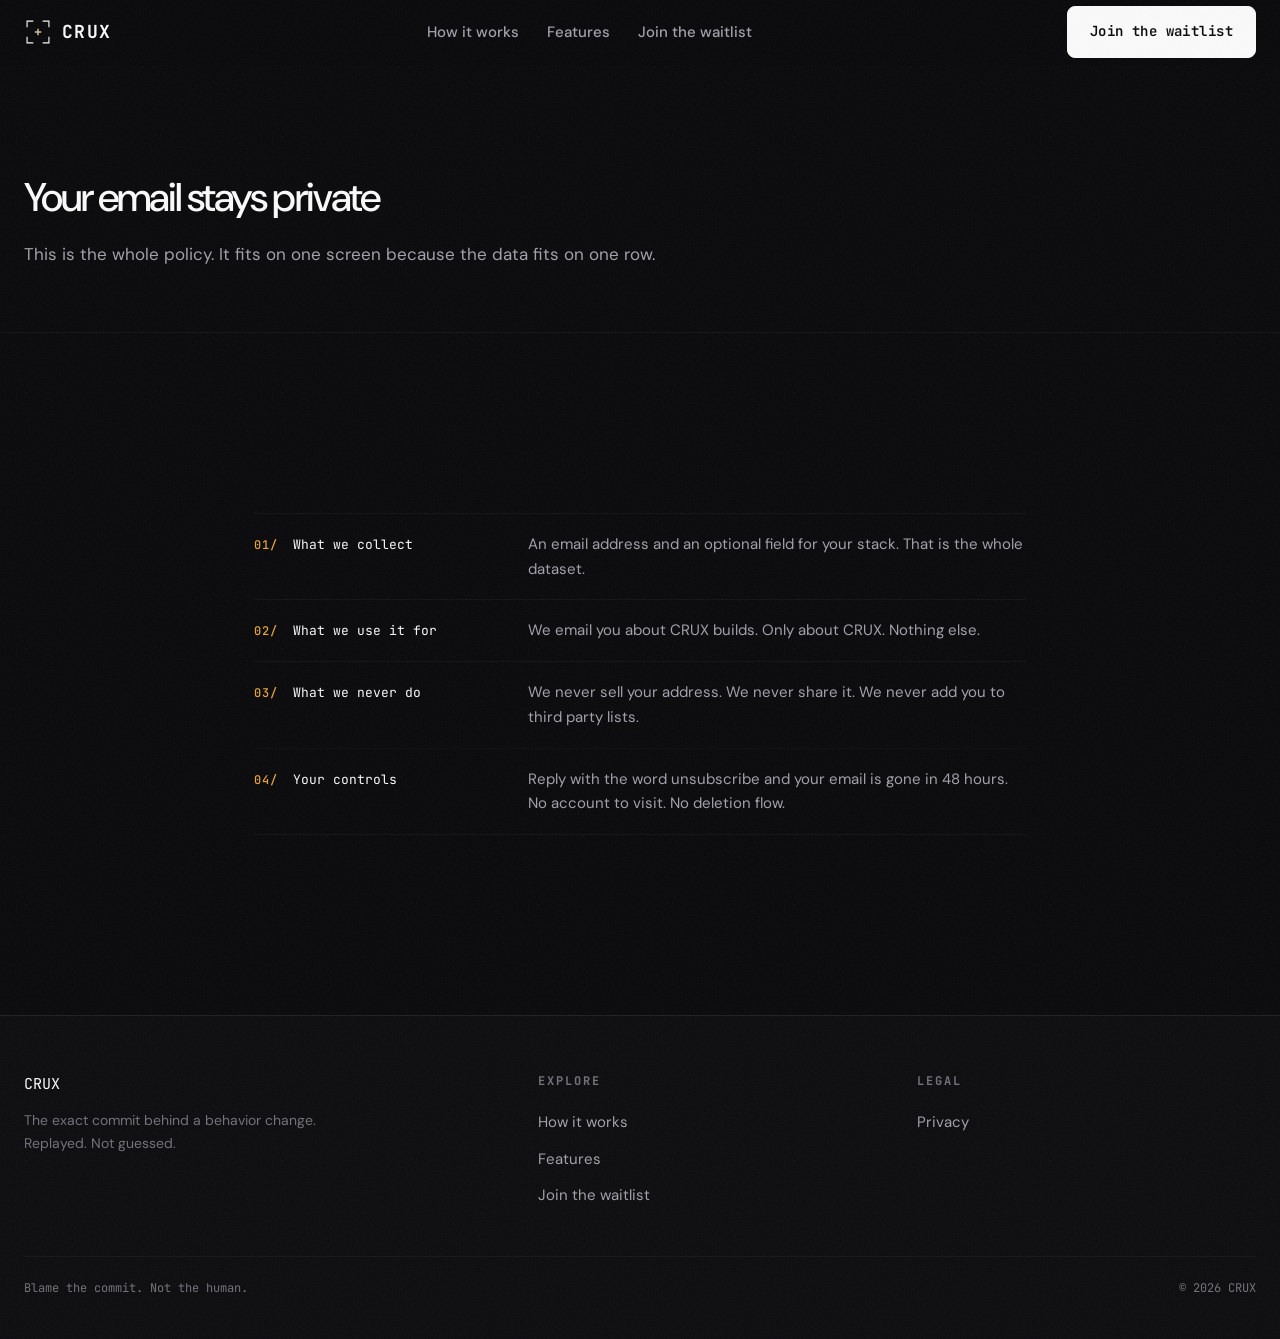
<file: privacy.html>
<!DOCTYPE html>
<html lang="en">
<head>
<meta charset="UTF-8">
<meta name="viewport" content="width=device-width,initial-scale=1">
<title>Privacy - CRUX</title>
<meta name="description" content="What CRUX collects and why. An email address. Nothing else. No lists sold. No sharing.">
<link rel="icon" href="assets/img/favicon.svg" type="image/svg+xml">
<meta property="og:type" content="website">
<meta property="og:site_name" content="CRUX">
<meta property="og:title" content="Privacy - CRUX">
<meta property="og:description" content="What CRUX collects and why. An email address. Nothing else. No lists sold. No sharing.">
<meta property="og:image" content="https://crux.rweb.site/assets/img/social-card.png">
<meta property="og:image:width" content="1200">
<meta property="og:image:height" content="630">
<meta name="twitter:card" content="summary_large_image">
<meta name="twitter:title" content="Privacy - CRUX">
<meta name="twitter:description" content="What CRUX collects and why. An email address. Nothing else. No lists sold. No sharing.">
<meta name="twitter:image" content="https://crux.rweb.site/assets/img/social-card.png">
<link rel="preconnect" href="https://fonts.googleapis.com">
<link rel="preconnect" href="https://fonts.gstatic.com" crossorigin>
<link href="https://fonts.googleapis.com/css2?family=DM+Sans:opsz,wght@9..40,400;9..40,500;9..40,600&family=JetBrains+Mono:wght@400;500;700&display=swap" rel="stylesheet">
<link rel="stylesheet" href="assets/css/crux.css">
</head>
<body>

<header class="top">
  <div class="wrap top-in">
    <a class="brand" href="index.html" aria-label="CRUX home">
      <svg class="mark" width="28" height="28" viewBox="0 0 64 64" fill="none" aria-hidden="true">
        <g stroke="currentColor" stroke-width="2.6" stroke-linecap="square">
          <path d="M7 20V7H20"/>
          <path d="M44 7H57V20"/>
          <path d="M57 44V57H44"/>
          <path d="M20 57H7V44"/>
          <path d="M32 26V32"/>
          <path d="M32 34V38"/>
          <path d="M26 32H32"/>
          <path d="M34 32H38"/>
        </g>
        <polygon points="32,29.4 35.4,32 32,34.6 28.6,32" fill="#E8A33B"/>
      </svg>
      CRUX
    </a>
    <nav aria-label="Primary">
      <ul class="nav-links" id="nav">
        <li><a href="how-it-works.html">How it works</a></li>
        <li><a href="features.html">Features</a></li>
        <li><a href="waitlist.html">Join the waitlist</a></li>
      </ul>
    </nav>
    <div class="nav-cta">
      <a class="btn btn-primary" href="waitlist.html">Join the waitlist</a>
      <button class="nav-toggle" aria-label="Toggle menu" aria-expanded="false">&#9776;</button>
    </div>
  </div>
</header>

<section class="page-hero">
  <div class="wrap">
    <h1 class="display reveal">Your email stays private</h1>
    <p class="lede reveal">This is the whole policy. It fits on one screen because the data fits on one row.</p>
  </div>
</section>

<section class="section">
  <div class="wrap" style="max-width:820px">
    <div class="rows-mini">
      <div class="row-mini reveal">
        <div class="rt">What we collect</div>
        <div class="rd">An email address and an optional field for your stack. That is the whole dataset.</div>
      </div>
      <div class="row-mini reveal">
        <div class="rt">What we use it for</div>
        <div class="rd">We email you about CRUX builds. Only about CRUX. Nothing else.</div>
      </div>
      <div class="row-mini reveal">
        <div class="rt">What we never do</div>
        <div class="rd">We never sell your address. We never share it. We never add you to third party lists.</div>
      </div>
      <div class="row-mini reveal">
        <div class="rt">Your controls</div>
        <div class="rd">Reply with the word unsubscribe and your email is gone in 48 hours. No account to visit. No deletion flow.</div>
      </div>
    </div>
  </div>
</section>

<footer class="foot">
  <div class="wrap">
    <div class="foot-grid">
      <div>
        <span class="tag">CRUX</span>
        <p class="note">The exact commit behind a behavior change. Replayed. Not guessed.</p>
      </div>
      <div>
        <h4>Explore</h4>
        <ul>
          <li><a href="how-it-works.html">How it works</a></li>
          <li><a href="features.html">Features</a></li>
          <li><a href="waitlist.html">Join the waitlist</a></li>
        </ul>
      </div>
      <div>
        <h4>Legal</h4>
        <ul>
          <li><a href="privacy.html">Privacy</a></li>
        </ul>
      </div>
    </div>
    <div class="foot-base">
      <span>Blame the commit. Not the human.</span>
      <span>&copy; 2026 CRUX</span>
    </div>
  </div>
</footer>

<script src="assets/js/site.js"></script>
</body>
</html>
</file>
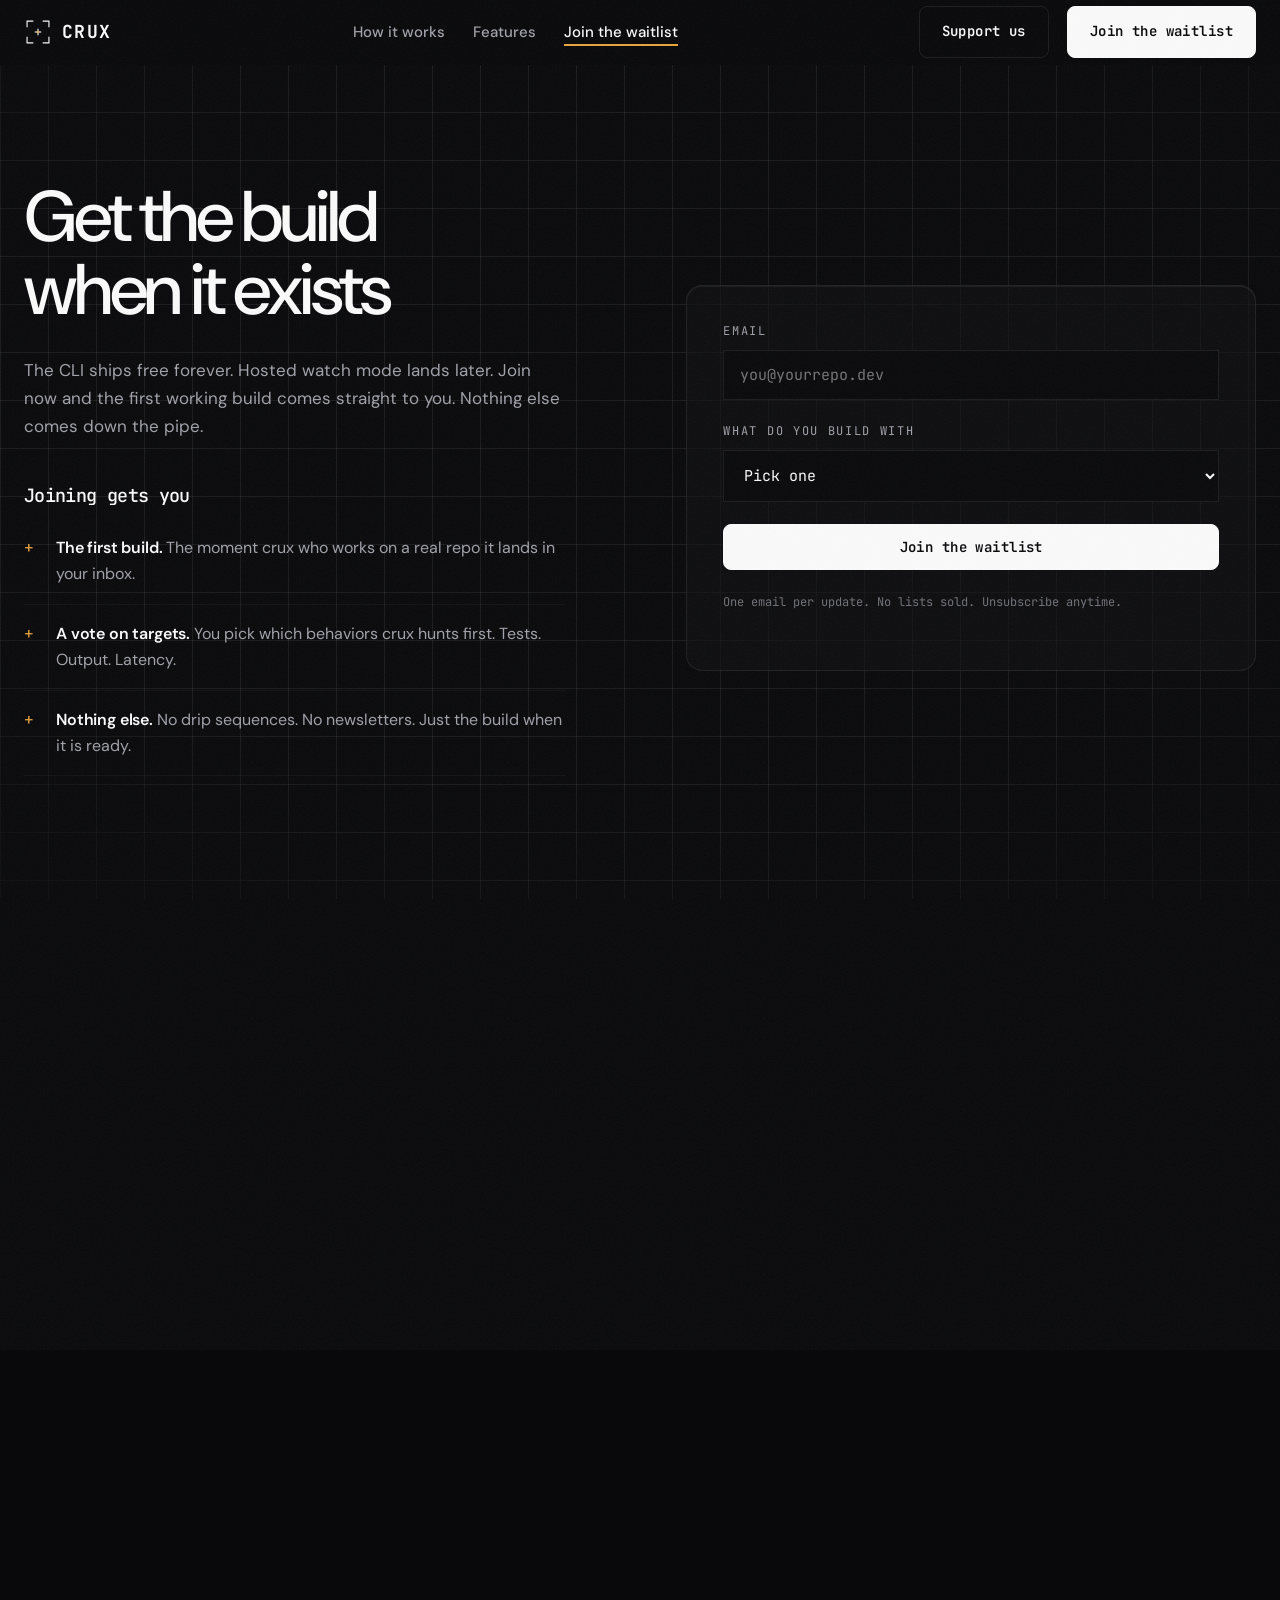
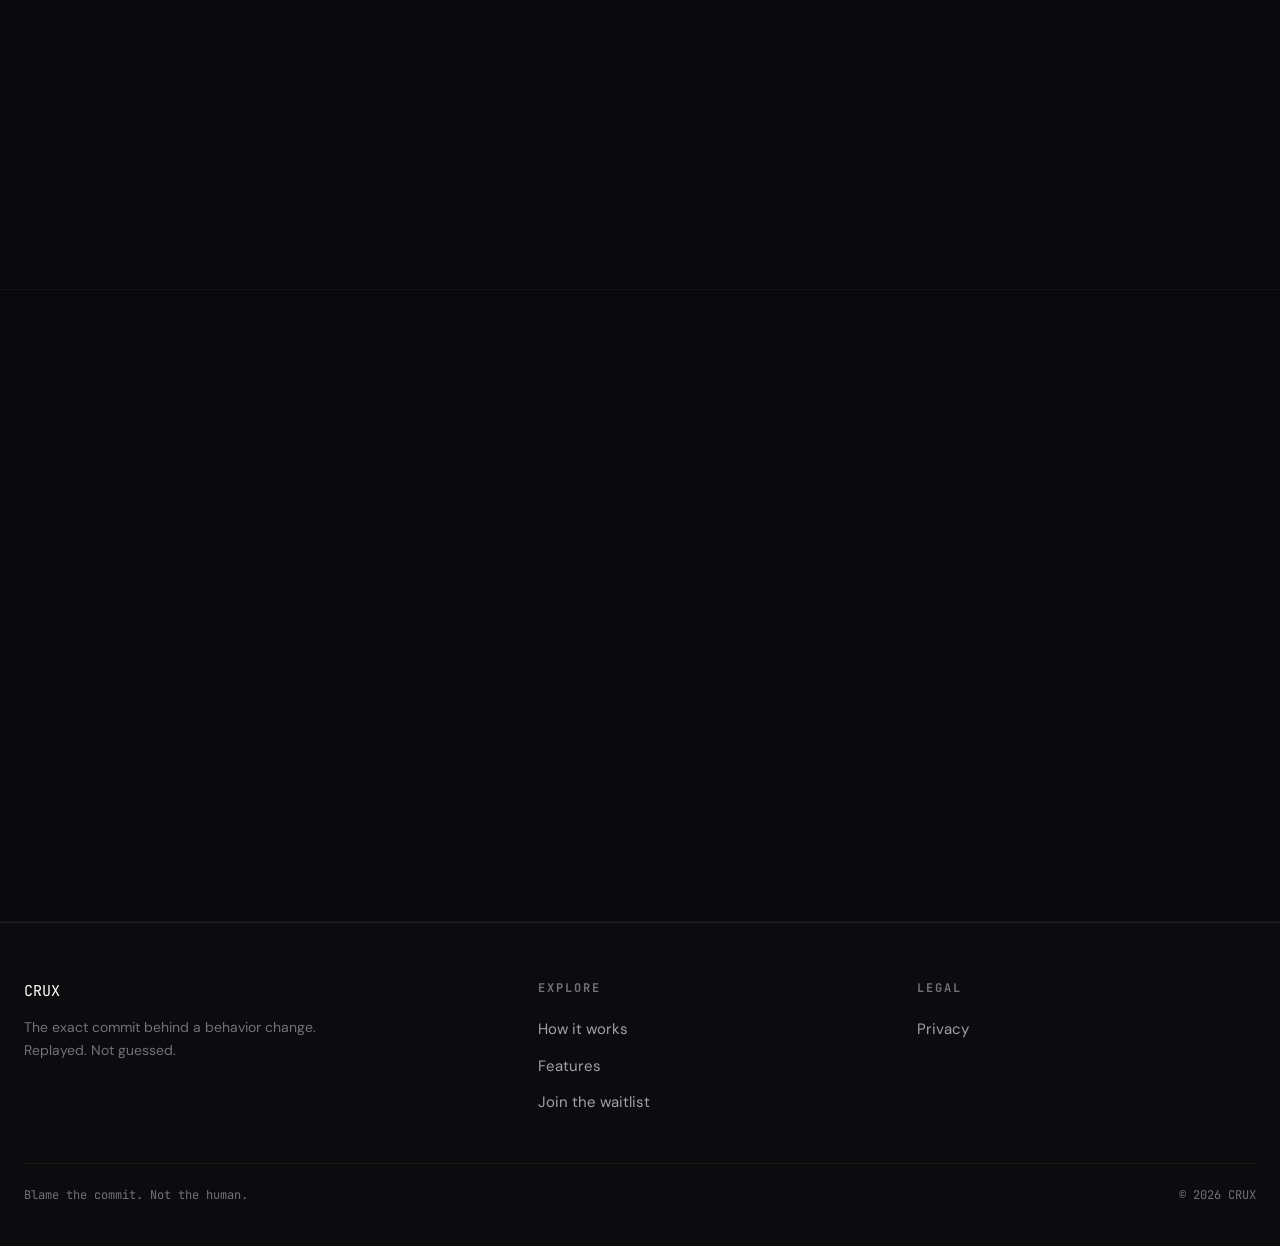
<file: waitlist.html>
<!DOCTYPE html>
<html lang="en">
<head>
<meta charset="UTF-8">
<meta name="viewport" content="width=device-width,initial-scale=1">
<title>Join the waitlist - CRUX</title>
<meta name="description" content="Join the CRUX waitlist. The CLI ships free forever. Get the first build in your inbox the moment it works on a real repo.">
<link rel="icon" href="assets/img/favicon.svg" type="image/svg+xml">
<meta property="og:type" content="website">
<meta property="og:site_name" content="CRUX">
<meta property="og:title" content="Join the waitlist - CRUX">
<meta property="og:description" content="Join the CRUX waitlist. The CLI ships free forever. Get the first build in your inbox the moment it works on a real repo.">
<meta property="og:image" content="https://crux.rweb.site/assets/img/social-card.png">
<meta property="og:image:width" content="1200">
<meta property="og:image:height" content="630">
<meta name="twitter:card" content="summary_large_image">
<meta name="twitter:title" content="Join the waitlist - CRUX">
<meta name="twitter:description" content="Join the CRUX waitlist. The CLI ships free forever. Get the first build in your inbox the moment it works on a real repo.">
<meta name="twitter:image" content="https://crux.rweb.site/assets/img/social-card.png">
<link rel="preconnect" href="https://fonts.googleapis.com">
<link rel="preconnect" href="https://fonts.gstatic.com" crossorigin>
<link href="https://fonts.googleapis.com/css2?family=DM+Sans:opsz,wght@9..40,400;9..40,500;9..40,600&family=JetBrains+Mono:wght@400;500;700&display=swap" rel="stylesheet">
<link rel="stylesheet" href="assets/css/crux.css">
</head>
<body>

<header class="top">
  <div class="wrap top-in">
    <a class="brand" href="index.html" aria-label="CRUX home">
      <svg class="mark" width="28" height="28" viewBox="0 0 64 64" fill="none" aria-hidden="true">
        <g stroke="currentColor" stroke-width="2.6" stroke-linecap="square">
          <path d="M7 20V7H20"/>
          <path d="M44 7H57V20"/>
          <path d="M57 44V57H44"/>
          <path d="M20 57H7V44"/>
          <path d="M32 26V32"/>
          <path d="M32 34V38"/>
          <path d="M26 32H32"/>
          <path d="M34 32H38"/>
        </g>
        <polygon points="32,29.4 35.4,32 32,34.6 28.6,32" fill="#E8A33B"/>
      </svg>
      CRUX
    </a>
    <nav aria-label="Primary">
      <ul class="nav-links" id="nav">
        <li><a href="how-it-works.html">How it works</a></li>
        <li><a href="features.html">Features</a></li>
        <li><a class="is-active" href="waitlist.html" aria-current="page">Join the waitlist</a></li>
      </ul>
    </nav>
    <div class="nav-cta">
      <a class="btn btn-ghost nav-support" href="index.html#sponsor">Support us</a>
      <a class="btn btn-primary" href="waitlist.html">Join the waitlist</a>
      <button class="nav-toggle" aria-label="Toggle menu" aria-expanded="false">&#9776;</button>
    </div>
  </div>
</header>

<section class="hero" style="padding-bottom:56px">
  <div class="wrap hero-grid">
    <div class="hero-copy">
      <h1 class="display reveal">Get the build when it exists</h1>
      <p class="lede reveal">The CLI ships free forever. Hosted watch mode lands later. Join now and the first working build comes straight to you. Nothing else comes down the pipe.</p>
      <h2 class="display reveal" style="font-family:var(--mono);font-size:1.15rem;margin-top:34px;margin-bottom:14px">Joining gets you</h2>
      <ul class="tick-list reveal">
        <li><span class="tick">+</span> <span><b>The first build.</b> The moment crux who works on a real repo it lands in your inbox.</span></li>
        <li><span class="tick">+</span> <span><b>A vote on targets.</b> You pick which behaviors crux hunts first. Tests. Output. Latency.</span></li>
        <li><span class="tick">+</span> <span><b>Nothing else.</b> No drip sequences. No newsletters. Just the build when it is ready.</span></li>
      </ul>
    </div>
    <div class="form-wrap reveal">
      <form class="form" novalidate>
        <div class="field">
          <label for="email">Email</label>
          <input id="email" name="email" type="email" required placeholder="you@yourrepo.dev">
        </div>
        <div class="field">
          <label for="stack">What do you build with</label>
          <select id="stack" name="stack">
            <option value="">Pick one</option>
            <option>Node</option>
            <option>Python</option>
            <option>Go</option>
            <option>Rust</option>
            <option>Java</option>
            <option>Other</option>
          </select>
        </div>
        <button class="btn btn-primary" type="submit">Join the waitlist</button>
        <p class="form-note">One email per update. No lists sold. Unsubscribe anytime.</p>
        <div class="form-ok">
          <span class="t">Check your inbox</span>
          Confirm the link and you are on the list.
        </div>
        <p class="form-err" aria-live="polite"></p>
      </form>
    </div>
  </div>
</section>

<section class="section">
  <div class="wrap">
    <div class="section-head">
      <span class="idx reveal">01</span>
      <h2 class="display reveal">Straight answers</h2>
    </div>
    <div class="faq">
      <details class="faq-row reveal" open>
        <summary><span>Is this git bisect</span><span class="qmark">+</span></summary>
        <div class="a">No. Bisect marks builds good and bad and hands you a commit. CRUX scans behavior across the range. You get the commit and the lines that caused the change.</div>
      </details>
      <details class="faq-row reveal">
        <summary><span>Does CRUX run my code</span><span class="qmark">+</span></summary>
        <div class="a">Only the behaviors you declare. Each run stays inside a sealed sandbox with pinned inputs.</div>
      </details>
      <details class="faq-row reveal">
        <summary><span>What does it cost</span><span class="qmark">+</span></summary>
        <div class="a">The CLI is free forever. Hosted watch mode becomes a paid tier later.</div>
      </details>
      <details class="faq-row reveal">
        <summary><span>Is AI in the loop</span><span class="qmark">+</span></summary>
        <div class="a">Not in the verdicts. Every finding is deterministic and replayable. A model may summarize a report later. It never writes the blame.</div>
      </details>
      <details class="faq-row reveal">
        <summary><span>When does it ship</span><span class="qmark">+</span></summary>
        <div class="a">When the first minimized causal diff works on a real repo. That is the gate. Join the list and we email you when it opens.</div>
      </details>
    </div>
  </div>
</section>

<section class="section band">
  <div class="wrap">
    <div class="section-head">
      <span class="idx reveal">02</span>
      <h2 class="display reveal">One promise</h2>
      <p class="sub reveal">Your email stays with us. It funds nothing but the waitlist. We never sell a list and we never share your address.</p>
    </div>
    <p class="reveal" style="font-family:var(--mono);font-size:14px"><a href="privacy.html">Read the full privacy notice</a></p>
  </div>
</section>

<footer class="foot">
  <div class="wrap">
    <div class="foot-grid">
      <div>
        <span class="tag">CRUX</span>
        <p class="note">The exact commit behind a behavior change. Replayed. Not guessed.</p>
      </div>
      <div>
        <h4>Explore</h4>
        <ul>
          <li><a href="how-it-works.html">How it works</a></li>
          <li><a href="features.html">Features</a></li>
          <li><a href="waitlist.html">Join the waitlist</a></li>
        </ul>
      </div>
      <div>
        <h4>Legal</h4>
        <ul>
          <li><a href="privacy.html">Privacy</a></li>
        </ul>
      </div>
    </div>
    <div class="foot-base">
      <span>Blame the commit. Not the human.</span>
      <span>&copy; 2026 CRUX</span>
    </div>
  </div>
</footer>

<script src="assets/js/site.js"></script>
</body>
</html>
</file>
<file: assets/css/crux.css>
:root{
  --ink:#09090b;
  --ink-2:#0c0c0e;
  --ink-3:#111113;
  --line:#ffffff14;
  --line-soft:#ffffff0a;
  --border-strong:#ffffff24;
  --bone:#fafafa;
  --dim:#a1a1aa;
  --dim-2:#71717a;
  --accent:#e8a33b;
  --accent-deep:#c97f24;
  --accent-dim:rgba(232,163,59,.15);
  --ok:#86a86f;
  --bad:#c66a55;
  --cyan:#79b7c9;
  --violet:#a191d1;
  --mono:"JetBrains Mono",ui-monospace,SFMono-Regular,Menlo,Consolas,monospace;
  --sans:"DM Sans",-apple-system,BlinkMacSystemFont,system-ui,sans-serif;
  --max:1280px;
  --gap:clamp(140px,20vh,300px);
  --radius:12px;
  --radius-sm:8px;
  --radius-lg:16px;
}

*{margin:0;padding:0;box-sizing:border-box}

html{scroll-behavior:smooth}

body{
  background:var(--ink);
  color:var(--bone);
  font-family:var(--sans);
  font-size:16px;
  line-height:1.65;
  overflow-x:hidden;
  -webkit-font-smoothing:antialiased;
  color-scheme:dark;
  cursor:crosshair;
}

/* FILM GRAIN (whole page, matches the zinc look) */
body::before{
  content:"";
  position:fixed;
  inset:-50%;
  z-index:9999;
  pointer-events:none;
  background-image:url("data:image/svg+xml,%3Csvg xmlns='http://www.w3.org/2000/svg' width='256' height='256'%3E%3Cfilter id='n'%3E%3CfeTurbulence type='fractalNoise' baseFrequency='0.9' numOctaves='4' stitchTiles='stitch'/%3E%3C/filter%3E%3Crect width='256' height='256' filter='url(%23n)' opacity='0.05'/%3E%3C/svg%3E");
}

::selection{background:var(--accent);color:var(--ink)}

a{color:var(--bone);text-decoration:none;transition:color .18s}
a:hover{color:var(--accent)}
a,button,summary{ cursor:pointer}
input,textarea,select{cursor:text}

.mono{font-family:var(--mono)}
.accent{color:var(--accent)}
.dim{color:var(--dim)}
.c{color:var(--cyan)}
.v{color:var(--violet)}
.g{color:var(--ok)}
.r{color:var(--bad)}

.wrap{
  position:relative;
  z-index:2;
  max-width:var(--max);
  margin:0 auto;
  padding-left:24px;
  padding-right:24px;
}

/* SCROLL PROGRESS */
.scrolly{
  position:fixed;
  top:0;
  left:0;
  right:0;
  height:2px;
  z-index:70;
  background:linear-gradient(90deg,var(--cyan),var(--accent));
  transform-origin:0 50%;
  transform:scaleX(0);
  pointer-events:none;
}

/* RETICLE CURSOR TRAIL */
.ret{
  position:fixed;
  left:0;
  top:0;
  width:18px;
  height:18px;
  margin:-9px 0 0 -9px;
  border:1px solid var(--accent);
  border-radius:0;
  pointer-events:none;
  z-index:80;
  opacity:.0;
  transition:opacity .3s;
}
.ret::before,
.ret::after{
  content:"";
  position:absolute;
  background:var(--accent);
}
.ret::before{left:50%;top:-3px;width:1px;height:3px;transform:translateX(-50%)}
.ret::after{left:-3px;top:50%;width:3px;height:1px;transform:translateY(-50%)}
body.has-ret .ret{opacity:.75}

/* SCROLLBAR */
::-webkit-scrollbar{width:10px;height:10px;background:var(--ink)}
::-webkit-scrollbar-thumb{background:#ffffff1f;border:1px solid var(--ink)}
::-webkit-scrollbar-thumb:hover{background:var(--border-strong)}

/* NAV */
.top{
  position:sticky;
  top:0;
  z-index:50;
  background:rgba(9,9,11,.72);
  -webkit-backdrop-filter:blur(18px) saturate(1.4);
  backdrop-filter:blur(18px) saturate(1.4);
  border-bottom:1px solid transparent;
  transition:border-color .3s;
}
.top-in{
  display:flex;
  align-items:center;
  justify-content:space-between;
  gap:24px;
  height:64px;
}
.brand{
  display:flex;
  align-items:center;
  gap:10px;
  font-family:var(--mono);
  font-weight:700;
  letter-spacing:.08em;
  font-size:18px;
}
.brand .mark{display:flex}
.nav-links{
  display:flex;
  align-items:center;
  gap:28px;
  list-style:none;
  font-family:var(--sans);
  font-size:15px;
  font-weight:500;
  letter-spacing:0;
}
.nav-links a{color:var(--dim);transition:color .2s}
.nav-links a:hover{color:var(--bone)}
.nav-links a.is-active{color:var(--bone)}
.nav-cta{display:flex;align-items:center;gap:18px}
.nav-toggle{
  display:none;
  background:none;
  border:1px solid var(--line);
  color:var(--bone);
  font-family:var(--mono);
  font-size:18px;
  line-height:1;
  padding:8px 10px;
  cursor:pointer;
}
@media(max-width:820px){
  .nav-toggle{display:block}
  .nav-links,.nav-cta .btn{
    display:none;
  }
  .nav-links.open{
    display:flex;
    flex-direction:column;
    align-items:flex-start;
    gap:16px;
    position:absolute;
    top:64px;
    left:0;
    right:0;
    padding:20px 24px 28px;
    background:var(--ink-2);
    border-bottom:1px solid var(--line);
  }
  .nav-links.open li{
    opacity:0;
    animation:liIn .35s cubic-bezier(.16,1,.3,1) forwards;
  }
  .nav-links.open li:nth-child(2){animation-delay:.06s}
  .nav-links.open li:nth-child(3){animation-delay:.12s}
  @keyframes liIn{
    from{opacity:0;transform:translateX(-8px)}
    to{opacity:1;transform:none}
  }
}

/* TYPE */
.display{
  font-family:var(--sans);
  font-weight:500;
  letter-spacing:-.035em;
  line-height:1.05;
  text-wrap:balance;
}
h1.display{
  font-size:clamp(2.4rem,5.6vw,4.5rem);
  letter-spacing:-.045em;
  line-height:1.02;
  max-width:18ch;
}
h2.display{
  font-size:clamp(1.8rem,4vw,2.9rem);
  letter-spacing:-.035em;
  line-height:1.04;
  max-width:20ch;
}
h3.display{
  font-size:clamp(1.15rem,2.4vw,1.5rem);
}

.lede{
  font-size:17px;
  color:var(--dim);
  max-width:56ch;
}

.section{padding:var(--gap) 0;position:relative;z-index:2}
.section.band{background:transparent;border-top:1px solid var(--line-soft);border-bottom:1px solid var(--line-soft)}

.section-head{margin-bottom:48px}
.idx{
  display:block;
  font-family:var(--mono);
  font-weight:500;
  font-size:clamp(2.6rem,5.5vw,4.4rem);
  line-height:.9;
  letter-spacing:-.02em;
  color:transparent;
  -webkit-text-stroke:1px var(--border-strong);
  margin-bottom:18px;
}
.section-head .sub{margin-top:18px;max-width:56ch;color:var(--dim)}

/* HERO */
.hero{
  position:relative;
  z-index:2;
  display:flex;
  flex-direction:column;
  justify-content:center;
  min-height:calc(100svh - 66px);
  padding-top:48px;
  padding-bottom:48px;
  overflow:hidden;
}
.hero::before{
  content:"";
  position:absolute;
  inset:0;
  z-index:0;
  background-image:linear-gradient(90deg,#ffffff12 1px,transparent 1px),linear-gradient(0deg,#ffffff12 1px,transparent 1px);
  background-size:48px 48px;
  -webkit-mask-image:radial-gradient(90% 85% at 50% 42%,#000 55%,transparent 100%);
  mask-image:radial-gradient(90% 85% at 50% 42%,#000 55%,transparent 100%);
  pointer-events:none;
}
.hero::after{
  content:"";
  position:absolute;
  top:0;
  bottom:0;
  left:0;
  width:26vw;
  min-width:280px;
  z-index:1;
  pointer-events:none;
  background:linear-gradient(90deg,transparent 0%,rgba(255,183,77,.05) 38%,rgba(255,255,255,.08) 50%,rgba(255,183,77,.05) 62%,transparent 100%);
  mix-blend-mode:screen;
  -webkit-mask-image:radial-gradient(90% 85% at 50% 42%,#000 55%,transparent 100%);
  mask-image:radial-gradient(90% 85% at 50% 42%,#000 55%,transparent 100%);
  transform:translate3d(-60vw,0,0);
  animation:hero-scan 11s cubic-bezier(.22,.61,.36,1) infinite;
}
@keyframes hero-scan{
  0%{transform:translate3d(-60vw,0,0)}
  13%{transform:translate3d(140vw,0,0)}
  100%{transform:translate3d(140vw,0,0)}
}
.hero-grid{
  position:relative;
  z-index:2;
  display:grid;
  grid-template-columns:1fr 1.05fr;
  gap:120px;
  align-items:center;
}
.hero-copy .display{margin-bottom:30px}
.hero-copy .lede{margin-bottom:46px}
.hero-cta{display:flex;align-items:center;gap:18px;flex-wrap:wrap}
.hero-copy{min-width:0}
.proofline{
  font-family:var(--mono);
  font-size:12px;
  letter-spacing:.06em;
  color:var(--dim-2);
  margin-top:40px;
}
.proofline .accent{color:var(--accent)}

/* SMOOTH SCROLL */
html{scroll-behavior:smooth}

/* RADAR SWEEP OVER TERMINAL */
.hero-term{position:relative;overflow:hidden}
.hero-term::after{
  content:"";
  position:absolute;
  inset:0;
  z-index:2;
  pointer-events:none;
  background:linear-gradient(104deg,transparent 38%,rgba(255,183,77,.12) 50%,transparent 62%);
  transform:translateX(-130%);
  animation:tsweep 7s ease-in-out infinite;
}
@keyframes tsweep{
  0%{transform:translateX(-130%);opacity:0}
  7%{opacity:1}
  55%{transform:translateX(130%);opacity:1}
  67%,100%{opacity:0;transform:translateX(130%)}
}

/* NAV LINK UNDERLINE DRAW */
.nav-links a{position:relative}
.nav-links a::after{
  content:"";
  position:absolute;
  left:0;
  right:0;
  bottom:-4px;
  height:2px;
  background:var(--accent);
  transform:scaleX(0);
  transform-origin:left center;
  transition:transform .25s cubic-bezier(.16,1,.3,1);
}
.nav-links a:hover::after,
.nav-links a:focus::after,
.nav-links a.is-active::after{transform:scaleX(1)}

/* REPORT ROW HOVER FLASH */
.report-grid tbody tr{transition:background .25s}
.report-grid tbody tr:hover{background:rgba(255,183,77,.06)}

/* SECTION DRAW */
.section{
  position:relative;
}

/* BUTTON GLOW */
.btn:active{transform:scale(.97)}

/* HEADER SCROLL DIM */
.top.scrolled{
  background:rgba(9,9,11,.88);
  border-bottom-color:var(--line);
  transition:background .3s,border-color .3s;
}

/* LINE COUNTER */
.lc{font-variant-numeric:tabular-nums}

/* FAQ ROW STAGGER */
.laws .law.in-view{
  animation:rowIn .4s cubic-bezier(.16,1,.3,1) both;
}
.laws .law:nth-child(2).in-view{animation-delay:.08s}
.laws .law:nth-child(3).in-view{animation-delay:.16s}
.laws .law:nth-child(4).in-view{animation-delay:.24s}
@keyframes rowIn{
  from{opacity:0;transform:translateX(-6px)}
  to{opacity:1;transform:none}
}

@media(max-width:940px){
  .hero{padding-top:48px}
  .hero-grid{grid-template-columns:1fr;gap:56px}
  .hero-grid>*{min-width:0}
}

/* BUTTONS */
.btn{
  display:inline-flex;
  align-items:center;
  justify-content:center;
  gap:9px;
  font-family:var(--mono);
  font-size:14px;
  font-weight:600;
  letter-spacing:.03em;
  white-space:nowrap;
  border:1px solid transparent;
  border-radius:var(--radius-sm);
  cursor:pointer;
  transition:transform .15s cubic-bezier(.16,1,.3,1),background-color .2s,border-color .2s,color .2s,box-shadow .2s;
}
.btn:active{transform:scale(.98)}
.btn-primary{
  background:var(--bone);
  color:var(--ink);
  padding:13px 22px;
  border-color:var(--bone);
}
.btn-primary:hover{
  background:#fff;
  border-color:#fff;
  color:#000;
  transform:translateY(-1px);
  box-shadow:0 12px 28px -10px rgba(255,255,255,.4);
}
.btn-ghost{
  background:transparent;
  color:var(--bone);
  padding:13px 22px;
  border-color:var(--line);
}
.btn-ghost:hover{
  border-color:var(--border-strong);
  background:#ffffff08;
  color:var(--bone);
}

/* TERMINAL */
.term{
  background:rgba(17,17,19,.72);
  -webkit-backdrop-filter:blur(14px);
  backdrop-filter:blur(14px);
  border:1px solid var(--line);
  border-radius:var(--radius-lg);
  position:relative;
  overflow:hidden;
  box-shadow:inset 0 1px 0 rgba(255,255,255,.06),0 30px 80px -40px rgba(0,0,0,.85);
}
.term-bar{
  display:flex;
  align-items:center;
  gap:8px;
  padding:12px 16px;
  border-bottom:1px solid var(--line-soft);
  font-family:var(--mono);
  font-size:12px;
  color:var(--dim-2);
}
.term-dot{width:10px;height:10px;border-radius:50%;background:#2a2a30}
.term-dot.on{background:var(--ok);animation:led 1.8s steps(2) infinite}
@keyframes led{50%{opacity:.35}}
.term-title{margin-left:8px;letter-spacing:.06em}
.term-body{
  padding:20px;
  font-family:var(--mono);
  font-size:13px;
  line-height:1.75;
  color:var(--dim);
  overflow-x:auto;
  background:rgba(9,9,11,.35);
}
.term-body .ln{display:block;white-space:nowrap;padding-left:24px}
.term-body .cmd{color:var(--bone)}
.term-body .cmd .v{color:var(--violet)}
.term-body .cmd .c{color:var(--cyan)}
.term-body .pf{color:var(--accent)}
.term-body .g{color:var(--ok)}
.term-body .r{color:var(--bad)}
.term-body .cmd-line .cmd::after{
  content:"\2588";
  margin-left:6px;
  color:var(--accent);
  animation:blink 1.1s steps(2) infinite;
}
@keyframes blink{0%{opacity:1}50%{opacity:0}}
.term-body .dl{display:block;white-space:nowrap;color:var(--bone)}
.term-body .dl .pm{display:inline-block;width:1.5em}
.term-body .dl.add{color:var(--ok)}
.term-body .dl.del{color:var(--bad)}
.term-body .dl .lnx{color:var(--dim-2);display:inline-block;width:3em;text-align:right;margin-right:14px}

/* REPORT BOX */
.report{
  margin-top:18px;
  border:1px solid var(--line);
  border-left:2px solid var(--accent);
  border-radius:10px;
  background:rgba(9,9,11,.55);
  box-shadow:inset 0 1px 0 rgba(255,255,255,.04);
  padding:16px 18px;
}
.report-grid{
  display:grid;
  grid-template-columns:auto 1fr;
  gap:4px 16px;
}
.report-grid .k{color:var(--dim-2);letter-spacing:.04em}
.report-grid span{color:var(--bone)}
.report-grid span.accent{color:var(--accent)}
.report-grid span.c{color:var(--cyan)}
.report-grid span.v{color:var(--violet)}
.report-grid span.g{color:var(--ok)}
.report-grid span.r{color:var(--bad)}
.report-title{
  grid-column:1 / -1;
  color:var(--accent);
  letter-spacing:.1em;
  font-size:11px;
  text-transform:uppercase;
  margin-bottom:8px;
}
.report-title .chip{
  border:1px solid var(--accent);
  color:var(--accent);
  font-size:10px;
  padding:2px 7px;
  letter-spacing:.14em;
  margin-left:12px;
  vertical-align:2px;
}

/* ROWS */
.rows,.rows-mini{counter-reset:law}
.rows{border-top:1px solid var(--line-soft)}
.row{
  display:grid;
  grid-template-columns:1fr;
  gap:6px;
  padding:26px 0;
  border-bottom:1px solid var(--line-soft);
}
.row .rt{font-family:var(--sans);font-weight:600;font-size:17px;letter-spacing:-.01em}
.row .rt::before,
.row-mini .rt::before{
  counter-increment:law;
  content:counter(law,decimal-leading-zero)"/";
  color:var(--accent);
  font-weight:500;
  font-size:12px;
  letter-spacing:.1em;
  margin-right:14px;
}
.row .rd{color:var(--dim);max-width:62ch}

.rows-mini{border-top:1px solid var(--line-soft)}
.row-mini{
  padding:18px 0;
  border-bottom:1px solid var(--line-soft);
  display:grid;
  grid-template-columns:250px 1fr;
  gap:10px 24px;
  align-items:baseline;
}
.row-mini .rt{font-family:var(--mono);font-size:13px;color:var(--bone)}
.row-mini .rd{color:var(--dim);font-size:15px}
@media(max-width:720px){
  .row-mini{grid-template-columns:1fr;gap:4px}
}

/* STEPS */
.steps{
  display:grid;
  grid-template-columns:repeat(3,1fr);
  gap:1px;
  background:var(--line-soft);
  border:1px solid var(--line-soft);
  border-radius:var(--radius);
  overflow:hidden;
}
.step{
  background:rgba(9,9,11,.6);
  padding:34px 28px;
  display:flex;
  flex-direction:column;
  gap:12px;
}
.step .n{
  font-family:var(--mono);
  font-size:14px;
  letter-spacing:.18em;
  color:var(--accent);
}
.step .t{font-family:var(--sans);font-weight:600;font-size:18px;letter-spacing:-.01em}
.step p{color:var(--dim);font-size:15px}
@media(max-width:820px){
  .steps{grid-template-columns:1fr}
}

/* LAWS */
.laws{
  margin-top:64px;
  display:grid;
  grid-template-columns:1fr 1fr;
  gap:1px;
  background:var(--line-soft);
  border:1px solid var(--line-soft);
  border-radius:var(--radius);
  overflow:hidden;
}
.law{
  background:rgba(9,9,11,.6);
  padding:32px 28px;
  display:flex;
  flex-direction:column;
  gap:12px;
}
.law .ln{font-family:var(--mono);font-size:12px;letter-spacing:.2em;color:var(--accent)}
.law .lt{font-family:var(--sans);font-weight:600;font-size:18px;text-transform:none;letter-spacing:-.01em}
.law p{color:var(--dim);font-size:15px;max-width:52ch}
@media(max-width:820px){
  .laws{grid-template-columns:1fr}
}

/* GRID 2 */
.grid-2{
  display:grid;
  grid-template-columns:1fr 1fr;
  gap:1px;
  background:var(--line-soft);
  border:1px solid var(--line-soft);
  border-radius:var(--radius);
  overflow:hidden;
}
.cell{
  background:rgba(9,9,11,.6);
  padding:30px 28px;
  display:flex;
  flex-direction:column;
  gap:10px;
}
.cell h3{font-family:var(--sans);font-size:18px;font-weight:600;letter-spacing:-.01em}
.cell p{color:var(--dim);font-size:15px}
@media(max-width:820px){
  .grid-2{grid-template-columns:1fr}
}

/* TARGET GRID */
.targets{
  display:grid;
  grid-template-columns:repeat(3,1fr);
  gap:14px;
}
.target-sharp{
  display:flex;
  flex-direction:column;
  gap:8px;
  border:1px solid var(--line);
  border-left:3px solid var(--tc,var(--accent));
  border-radius:var(--radius);
  background:rgba(17,17,19,.55);
  box-shadow:inset 0 1px 0 rgba(255,255,255,.03);
  padding:22px 22px;
}
.target-sharp:nth-child(3n+1){--tc:var(--ok)}
.target-sharp:nth-child(3n+2){--tc:var(--cyan)}
.target-sharp:nth-child(3n+3){--tc:var(--violet)}
.target-sharp .t{font-family:var(--sans);font-size:16px;font-weight:600;letter-spacing:-.01em}
.target-sharp .d{color:var(--dim);font-size:14px}
@media(max-width:820px){
  .targets{grid-template-columns:repeat(2,1fr)}
}
@media(max-width:560px){
  .targets{grid-template-columns:1fr}
  .term-body{font-size:12px;padding:16px}
  .term-body .ln{padding-left:16px}
}

/* CLUSTERS */
.cluster{
  border-top:1px solid var(--line);
  padding-top:40px;
  margin-bottom:56px;
}
.cluster:first-child{border-top:none;padding-top:0}
.cluster-head{
  display:flex;
  align-items:center;
  gap:18px;
  margin-bottom:26px;
}
.cluster-head .bar{width:44px;height:2px;background:var(--accent)}
.cluster-head h3{font-family:var(--sans);font-size:19px;font-weight:600;letter-spacing:-.01em}

/* MANIFESTO */
.manifesto{
  max-width:24ch;
  font-family:var(--sans);
  font-weight:500;
  font-size:clamp(1.9rem,4.4vw,3.1rem);
  text-transform:none;
  line-height:1.08;
  letter-spacing:-.035em;
  text-align:center;
  margin-left:auto;
  margin-right:auto;
}
.band > .wrap > .lede{
  text-align:center;
  margin-left:auto;
  margin-right:auto;
}

/* LIST (what you get) */
.tick-list{list-style:none}
.tick-list li{
  display:grid;
  grid-template-columns:18px 1fr;
  gap:14px;
  align-items:baseline;
  padding:16px 0;
  border-bottom:1px solid var(--line-soft);
  color:var(--dim);
}
.tick-list li b{color:var(--bone);font-family:var(--sans);font-weight:600;font-size:16px;letter-spacing:-.01em}
.tick-list .tick{color:var(--accent);font-family:var(--mono)}

/* FAQ */
.faq{max-width:760px}
.faq-row{
  border-bottom:1px solid var(--line-soft);
  padding:24px 0;
}
.faq-row summary{
  list-style:none;
  cursor:pointer;
  font-family:var(--sans);
  font-weight:600;
  font-size:17px;
  letter-spacing:-.01em;
  display:flex;
  justify-content:space-between;
  align-items:baseline;
  gap:16px;
}
.faq-row summary::-webkit-details-marker{display:none}
.faq-row summary .qmark{color:var(--cyan)}
.faq-row .a{margin-top:14px;color:var(--dim);max-width:60ch}

/* FORM */
.form-wrap{
  border:1px solid var(--line);
  border-radius:var(--radius-lg);
  background:rgba(17,17,19,.6);
  -webkit-backdrop-filter:blur(14px);
  backdrop-filter:blur(14px);
  box-shadow:inset 0 1px 0 rgba(255,255,255,.06),0 30px 80px -50px rgba(0,0,0,.9);
  padding:36px;
}
.form{position:relative;display:flex;flex-direction:column;gap:22px}
.field label{
  display:block;
  font-family:var(--mono);
  font-size:12px;
  letter-spacing:.14em;
  text-transform:uppercase;
  color:var(--dim);
  margin-bottom:8px;
}
.field input,.field select{
  position:relative;
  width:100%;
  background:var(--ink);
  border:1px solid var(--line);
  color:var(--bone);
  font-family:var(--mono);
  font-size:15px;
  padding:14px 16px;
  border-radius:0;
}
.field input:focus,.field select:focus{outline:none;border-color:var(--accent)}
.field select option{background:var(--ink);color:var(--bone)}
.field::after{
  content:"";
  position:absolute;
  left:2px;
  right:2px;
  bottom:2px;
  height:2px;
  background:linear-gradient(90deg,var(--cyan),var(--accent));
  transform:scaleX(0);
  transform-origin:left center;
  transition:transform .35s cubic-bezier(.16,1,.3,1);
  pointer-events:none;
}
.field:focus-within::after{transform:scaleX(1)}
.form .btn-primary{width:100%;justify-content:center}
.form-note{
  font-family:var(--mono);
  font-size:12px;
  color:var(--dim-2);
  line-height:1.7;
}
.form-ok{
  display:none;
  border:1px solid var(--accent);
  background:rgba(232,163,59,.06);
  padding:22px;
  font-family:var(--mono);
  font-size:14px;
  color:var(--bone);
}
.form-ok .t{color:var(--accent);display:block;margin-bottom:8px;font-weight:700}
.form.is-sent .form{display:none}
.form.is-sent .form-ok{display:block}
.form-err{
  font-family:var(--mono);
  font-size:12px;
  color:var(--bad);
  min-height:0;
}

/* CTA BAND */
.cta-band{
  background:
    radial-gradient(110% 75% at 100% 0%,var(--accent-dim),transparent 60%),
    linear-gradient(180deg,var(--ink),var(--ink-2));
  border-top:1px solid var(--line);
  border-bottom:1px solid var(--line);
}
.cta-in{
  display:grid;
  grid-template-columns:1.2fr 1fr;
  gap:48px;
  align-items:center;
}
@media(max-width:940px){
  .cta-in{grid-template-columns:1fr}
}

/* PAGE HERO (subpages) */
.page-hero{
  padding:96px 0 64px;
  border-bottom:1px solid var(--line-soft);
}
.page-hero .display{margin:16px 0 22px}
.page-hero h1.display{font-size:clamp(1.45rem,3.4vw,2.5rem);max-width:26ch}
.page-hero .lede{max-width:56ch}

/* SPONSOR BAND */
.sponsor-band{
  border-top:1px solid var(--line-soft);
  border-bottom:1px solid var(--line-soft);
  scroll-margin-top:76px;
}
.tiers{
  display:grid;
  grid-template-columns:repeat(4,1fr);
  gap:14px;
  margin-bottom:48px;
}
.tier{
  position:relative;
  display:flex;
  flex-direction:column;
  gap:10px;
  border:1px solid var(--line);
  border-radius:var(--radius);
  background:rgba(17,17,19,.55);
  box-shadow:inset 0 1px 0 rgba(255,255,255,.03);
  padding:24px 22px;
  transition:transform .15s cubic-bezier(.16,1,.3,1),border-color .2s,background-color .2s;
}
.tier:hover{
  transform:translateY(-2px);
  border-color:var(--border-strong);
  background:#ffffff08;
}
.tier-name{
  font-family:var(--mono);
  font-size:12px;
  letter-spacing:.14em;
  text-transform:uppercase;
  color:var(--dim);
}
.tier-price{
  font-size:30px;
  font-weight:600;
  letter-spacing:-.02em;
  line-height:1;
}
.tier-per{
  font-size:14px;
  font-weight:400;
  color:var(--dim-2);
  margin-left:2px;
}
.tier-line{
  color:var(--dim);
  font-size:14px;
  line-height:1.5;
}
.tier-perks{
  list-style:none;
  display:flex;
  flex-direction:column;
  gap:8px;
  margin-top:4px;
}
.tier-perks li{
  position:relative;
  color:var(--dim);
  font-size:13.5px;
  line-height:1.45;
  padding-left:18px;
}
.tier-perks li::before{
  content:"+";
  position:absolute;
  left:0;
  color:var(--accent);
  font-family:var(--mono);
  font-size:12px;
}
.tier-hot{
  border-color:var(--accent-dim);
}
.tier-hot .tier-name{color:var(--accent)}
.tier-custom{
  border-style:dashed;
}
.tier-custom .tier-name{color:var(--dim)}
.wall{
  display:flex;
  align-items:center;
  justify-content:center;
  min-height:64px;
  border:1px dashed var(--border-strong);
  border-radius:var(--radius);
  background:var(--ink-2);
}
.wall-empty{
  font-family:var(--mono);
  font-size:13px;
  letter-spacing:.08em;
  color:var(--dim-2);
}
.wall.has-sponsors{
  flex-direction:column;
  gap:10px;
  align-items:stretch;
  justify-content:flex-start;
  padding:18px;
}
.sponsor{
  display:flex;
  align-items:baseline;
  gap:14px;
  padding:12px 16px;
  border:1px solid var(--line-soft);
  border-radius:var(--radius-sm);
  background:rgba(17,17,19,.55);
}
.sponsor-patron{
  border-color:var(--accent-dim);
  box-shadow:inset 0 1px 0 rgba(255,255,255,.03);
}
.sponsor-patron .sname{color:var(--accent)}
.sname{
  font-family:var(--mono);
  font-size:14px;
  font-weight:700;
  letter-spacing:.02em;
  color:var(--bone);
}
.scom{
  color:var(--dim);
  font-size:14px;
  line-height:1.5;
}
@media(max-width:820px){
  .sponsor{flex-direction:column;gap:4px;align-items:flex-start}
}
@media(max-width:1080px){
  .tiers{grid-template-columns:repeat(2,1fr)}
}
@media(max-width:820px){
  .tiers{grid-template-columns:1fr}
}
/* FOOT */
.foot{
  position:relative;
  z-index:2;
  border-top:1px solid var(--line);
  padding:56px 0 40px;
  background:var(--ink-2);
}
.foot-grid{
  display:grid;
  grid-template-columns:1.4fr 1fr 1fr;
  gap:40px;
}
.foot h4{
  font-family:var(--mono);
  font-size:12px;
  letter-spacing:.16em;
  text-transform:uppercase;
  color:var(--dim-2);
  margin-bottom:18px;
}
.foot ul{list-style:none;display:flex;flex-direction:column;gap:12px}
.foot li{font-family:var(--sans);font-size:15px;letter-spacing:0}
.foot li a{color:var(--dim)}
.foot li a:hover{color:var(--accent)}
.foot .tag{
  font-family:var(--mono);
  font-size:15px;
  color:var(--bone);
  margin-bottom:12px;
  display:block;
}
.foot .note{color:var(--dim-2);font-size:14px;max-width:34ch}
.foot-base{
  margin-top:48px;
  padding-top:22px;
  border-top:1px solid var(--line-soft);
  display:flex;
  justify-content:space-between;
  gap:16px;
  flex-wrap:wrap;
  font-family:var(--mono);
  font-size:12px;
  color:var(--dim-2);
}
@media(max-width:880px){
  .foot-grid{grid-template-columns:1fr 1fr}
}
@media(max-width:560px){
  .foot-grid{grid-template-columns:1fr}
}

/* FILL COMPONENTS */
.trace{
  display:flex;
  align-items:center;
  justify-content:center;
  flex-wrap:wrap;
  gap:14px;
  margin-top:26px;
  padding-top:26px;
  border-top:1px solid var(--line-soft);
  font-family:var(--mono);
  font-size:12px;
  color:var(--dim-2);
}
.trace .tn{
  display:inline-flex;
  align-items:center;
  gap:8px;
  padding:8px 14px;
  border:1px solid var(--line);
  border-radius:var(--radius-sm);
  background:rgba(17,17,19,.55);
  letter-spacing:.04em;
}
.trace .tn.accent{color:var(--accent);border-color:var(--accent-dim)}
.trace .edge{
  width:34px;
  height:1px;
  background:repeating-linear-gradient(90deg,var(--line) 0 3px,transparent 3px 7px);
}

.sweep{
  margin-top:36px;
  border:1px solid var(--line);
  border-radius:var(--radius);
  background:rgba(17,17,19,.55);
  padding:22px 26px;
}
.sweep-track{
  position:relative;
  height:22px;
  border-radius:var(--radius-sm);
  background-image:repeating-linear-gradient(90deg,var(--line-soft) 0 1px,transparent 1px 14px);
  border-bottom:1px solid var(--line-soft);
  overflow:hidden;
}
.sweep-track i{
  position:absolute;
  top:0;
  bottom:0;
  left:0;
  width:5px;
  background:var(--accent);
  opacity:.85;
  animation:sweep 4.2s cubic-bezier(.4,0,.2,1) infinite;
}
@keyframes sweep{
  0%{left:0%;box-shadow:0 0 12px var(--accent)}
  100%{left:calc(100% - 5px);box-shadow:0 0 28px var(--accent)}
}
.sweep-meta{
  display:flex;
  justify-content:space-between;
  flex-wrap:wrap;
  gap:8px 20px;
  margin-top:12px;
  font-family:var(--mono);
  font-size:12px;
  letter-spacing:.1em;
  text-transform:uppercase;
  color:var(--dim-2);
}
.sweep-meta .accent{color:var(--accent)}
.sweep-meta .g{color:var(--ok)}

.report-split{
  display:grid;
  grid-template-columns:640px 1fr;
  gap:18px;
  align-items:stretch;
}
.rail{
  border:1px solid var(--line);
  border-radius:10px;
  background:rgba(9,9,11,.55);
  box-shadow:inset 0 1px 0 rgba(255,255,255,.04);
  padding:16px 18px;
  display:flex;
  flex-direction:column;
  gap:12px;
  min-height:0;
}
.rail-title{
  color:var(--accent);
  letter-spacing:.1em;
  font-size:11px;
  text-transform:uppercase;
}
.spine{
  display:grid;
  grid-template-columns:repeat(52,1fr);
  gap:3px;
  min-height:54px;
  align-content:start;
}
.spine i{
  height:6px;
  background:var(--line);
  border-radius:1px;
}
.spine i.hot{background:var(--accent);box-shadow:0 0 8px var(--accent)}
.spine i.done{background:var(--border-strong)}
.rail-row{
  display:grid;
  grid-template-columns:52px 1fr auto;
  align-items:baseline;
  gap:10px;
  font-family:var(--mono);
  font-size:12px;
  color:var(--dim);
  padding-top:10px;
  border-top:1px solid var(--line-soft);
}
.rail-row .rk{color:var(--dim-2);letter-spacing:.08em;text-transform:uppercase;font-size:10px}
.rail-row .g{color:var(--ok)}
.rail-row .c{color:var(--cyan)}
.rail-row .accent{color:var(--accent)}

.sig{
  margin-top:38px;
  display:grid;
  grid-template-columns:repeat(4,1fr);
  gap:1px;
  border:1px solid var(--line);
  border-radius:var(--radius);
  overflow:hidden;
  background:var(--line-soft);
}
.sig-cell{
  background:rgba(9,9,11,.6);
  padding:22px 24px;
  display:flex;
  flex-direction:column;
  gap:8px;
}
.sig-cell .sk{
  font-family:var(--mono);
  font-size:10px;
  letter-spacing:.16em;
  text-transform:uppercase;
  color:var(--dim-2);
}
.sig-cell .sv{
  font-family:var(--sans);
  font-size:19px;
  font-weight:600;
  letter-spacing:-.01em;
  color:var(--bone);
}
.sig-cell .mono-hash{
  font-family:var(--mono);
  font-size:15px;
  color:var(--accent);
  letter-spacing:.06em;
}
@media(max-width:820px){
  .report-split{grid-template-columns:1fr}
  .sig{grid-template-columns:1fr 1fr}
}
@media(max-width:560px){
  .sig{grid-template-columns:1fr}
}

/* REVEAL */
.reveal{
  opacity:0;
  clip-path:inset(0 100% 0 0);
  transform:translateX(-10px);
  transition:
    opacity .45s ease,
    clip-path .8s cubic-bezier(.16,1,.3,1),
    transform .8s cubic-bezier(.16,1,.3,1);
}
.reveal.in-view{opacity:1;clip-path:inset(0 0 0 0);transform:none}

/* CRT FLICKER ON PRIMARY HEADLINES */
.hero h1.display.in-view,
.page-hero h1.display.in-view{
  animation:crt .7s steps(2) both;
}
@keyframes crt{
  0%{opacity:0}
  35%{opacity:1}
  40%{opacity:.12}
  52%{opacity:1}
  60%{opacity:.35}
  74%{opacity:1}
}

/* STAGGER CASCADE */
.steps .step:nth-child(2){transition-delay:.12s}
.steps .step:nth-child(3){transition-delay:.24s}
.laws .law:nth-child(2){transition-delay:.12s}
.laws .law:nth-child(3){transition-delay:.24s}
.laws .law:nth-child(4){transition-delay:.36s}
.grid-2 .cell:nth-child(2){transition-delay:.12s}
.grid-2 .cell:nth-child(3){transition-delay:.24s}
.grid-2 .cell:nth-child(4){transition-delay:.36s}
.targets .target-sharp:nth-child(2){transition-delay:.08s}
.targets .target-sharp:nth-child(3){transition-delay:.16s}
.targets .target-sharp:nth-child(4){transition-delay:.24s}
.targets .target-sharp:nth-child(5){transition-delay:.32s}
.targets .target-sharp:nth-child(6){transition-delay:.4s}
.rows .row:nth-child(2){transition-delay:.08s}
.rows .row:nth-child(3){transition-delay:.16s}
.tick-list li:nth-child(2){transition-delay:.08s}
.tick-list li:nth-child(3){transition-delay:.16s}

/* TERMINAL LINE BOOT */
.hero-term.boot .term-body>*:not(:first-child){opacity:0}
.hero-term.typed .term-body>*:not(:first-child){animation:lineIn .4s cubic-bezier(.16,1,.3,1) both}
@keyframes lineIn{
  from{opacity:0;transform:translateX(-7px)}
  to{opacity:1;transform:none}
}

@media(prefers-reduced-motion:reduce){
  html{scroll-behavior:auto}
  .reveal{opacity:1;transform:none;clip-path:none;transition:none}
  .hero-term .term-body>*:not(:first-child){opacity:1}
  .hero::after{animation:none;opacity:0}
  *{animation:none!important}
}
</file>
